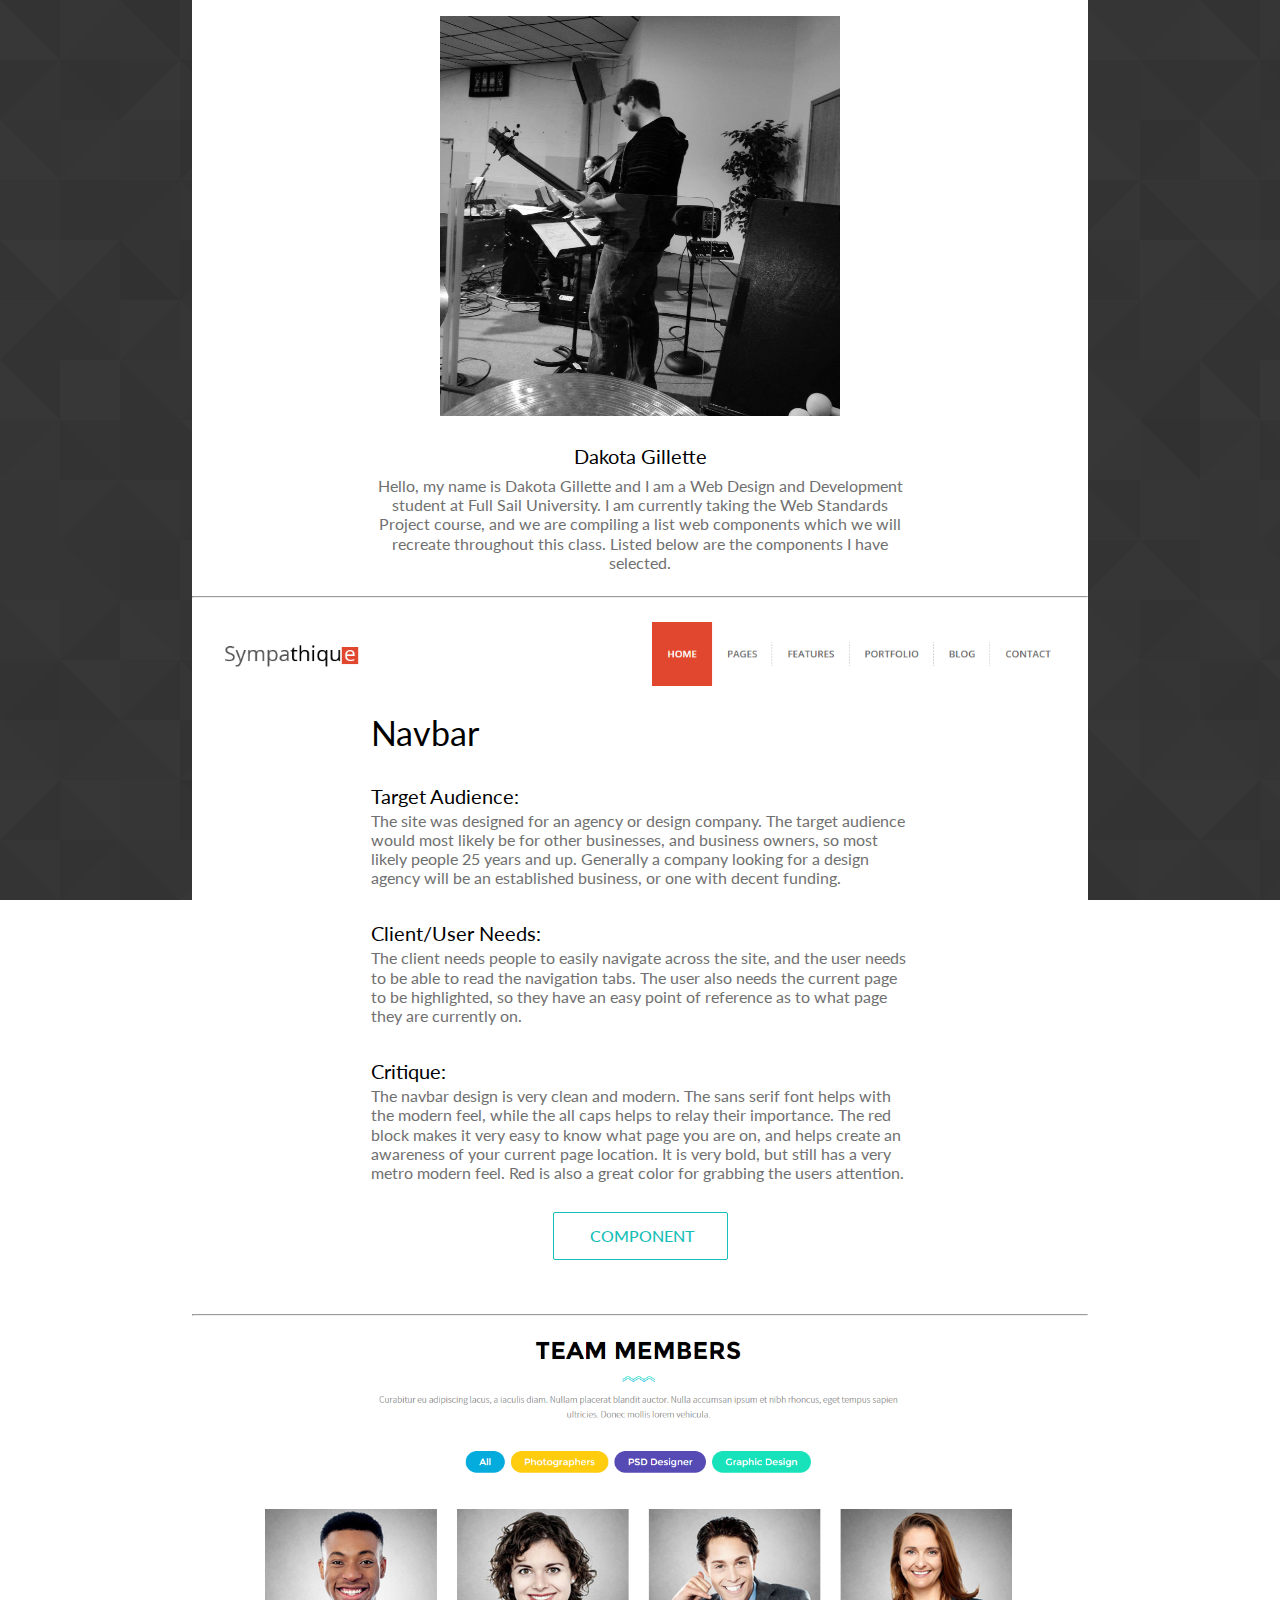
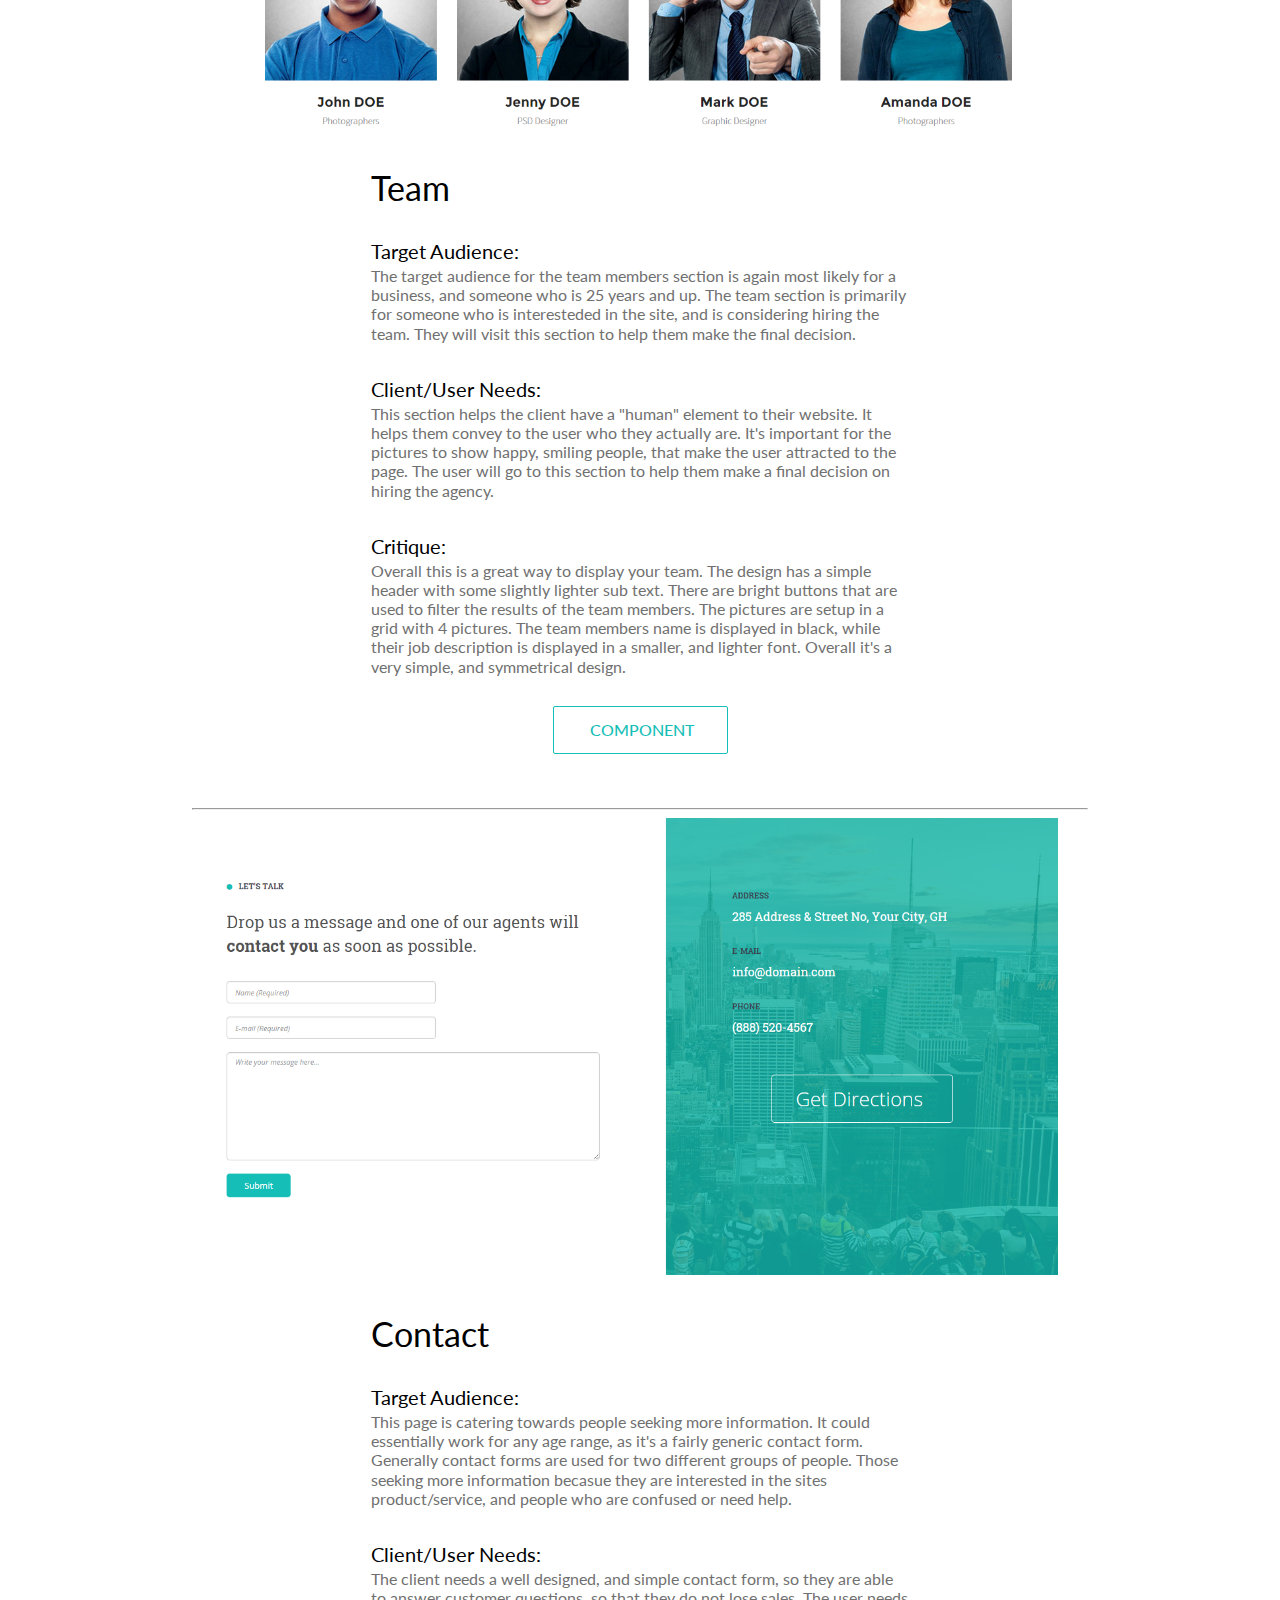
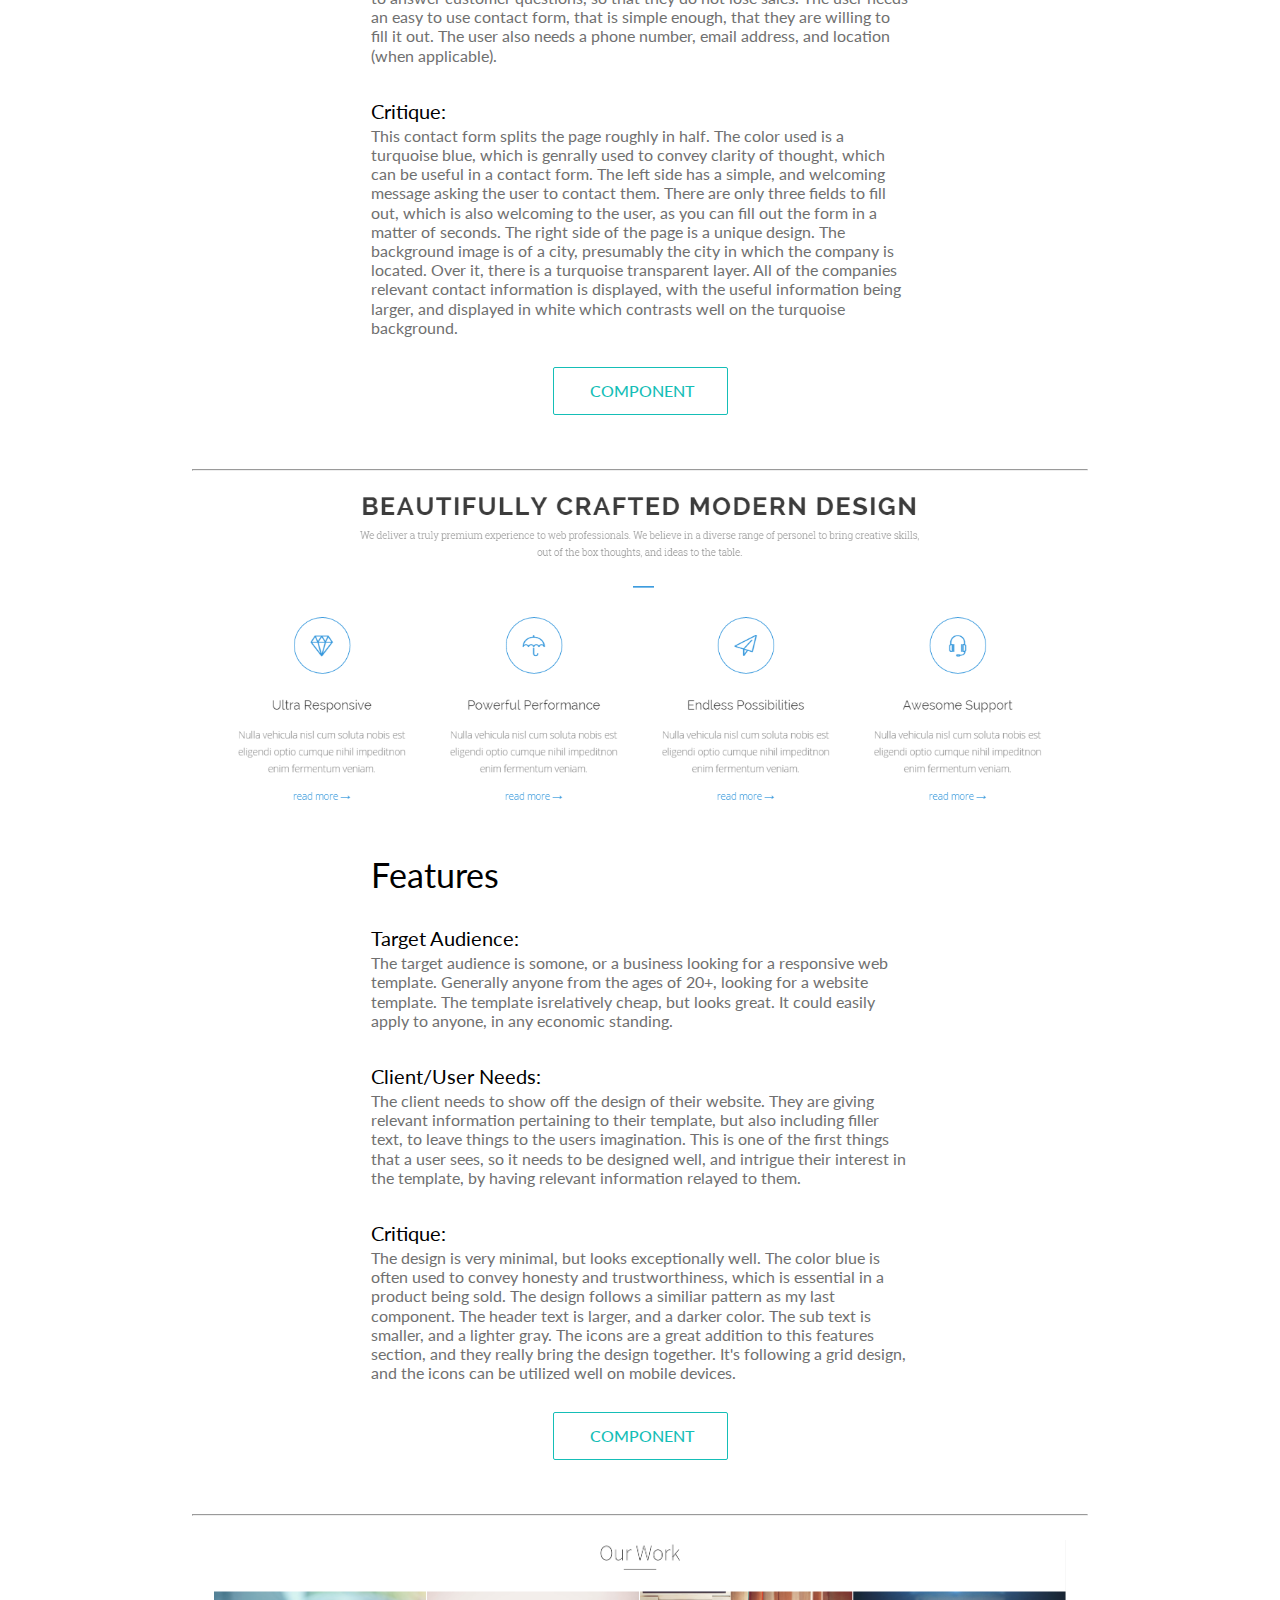
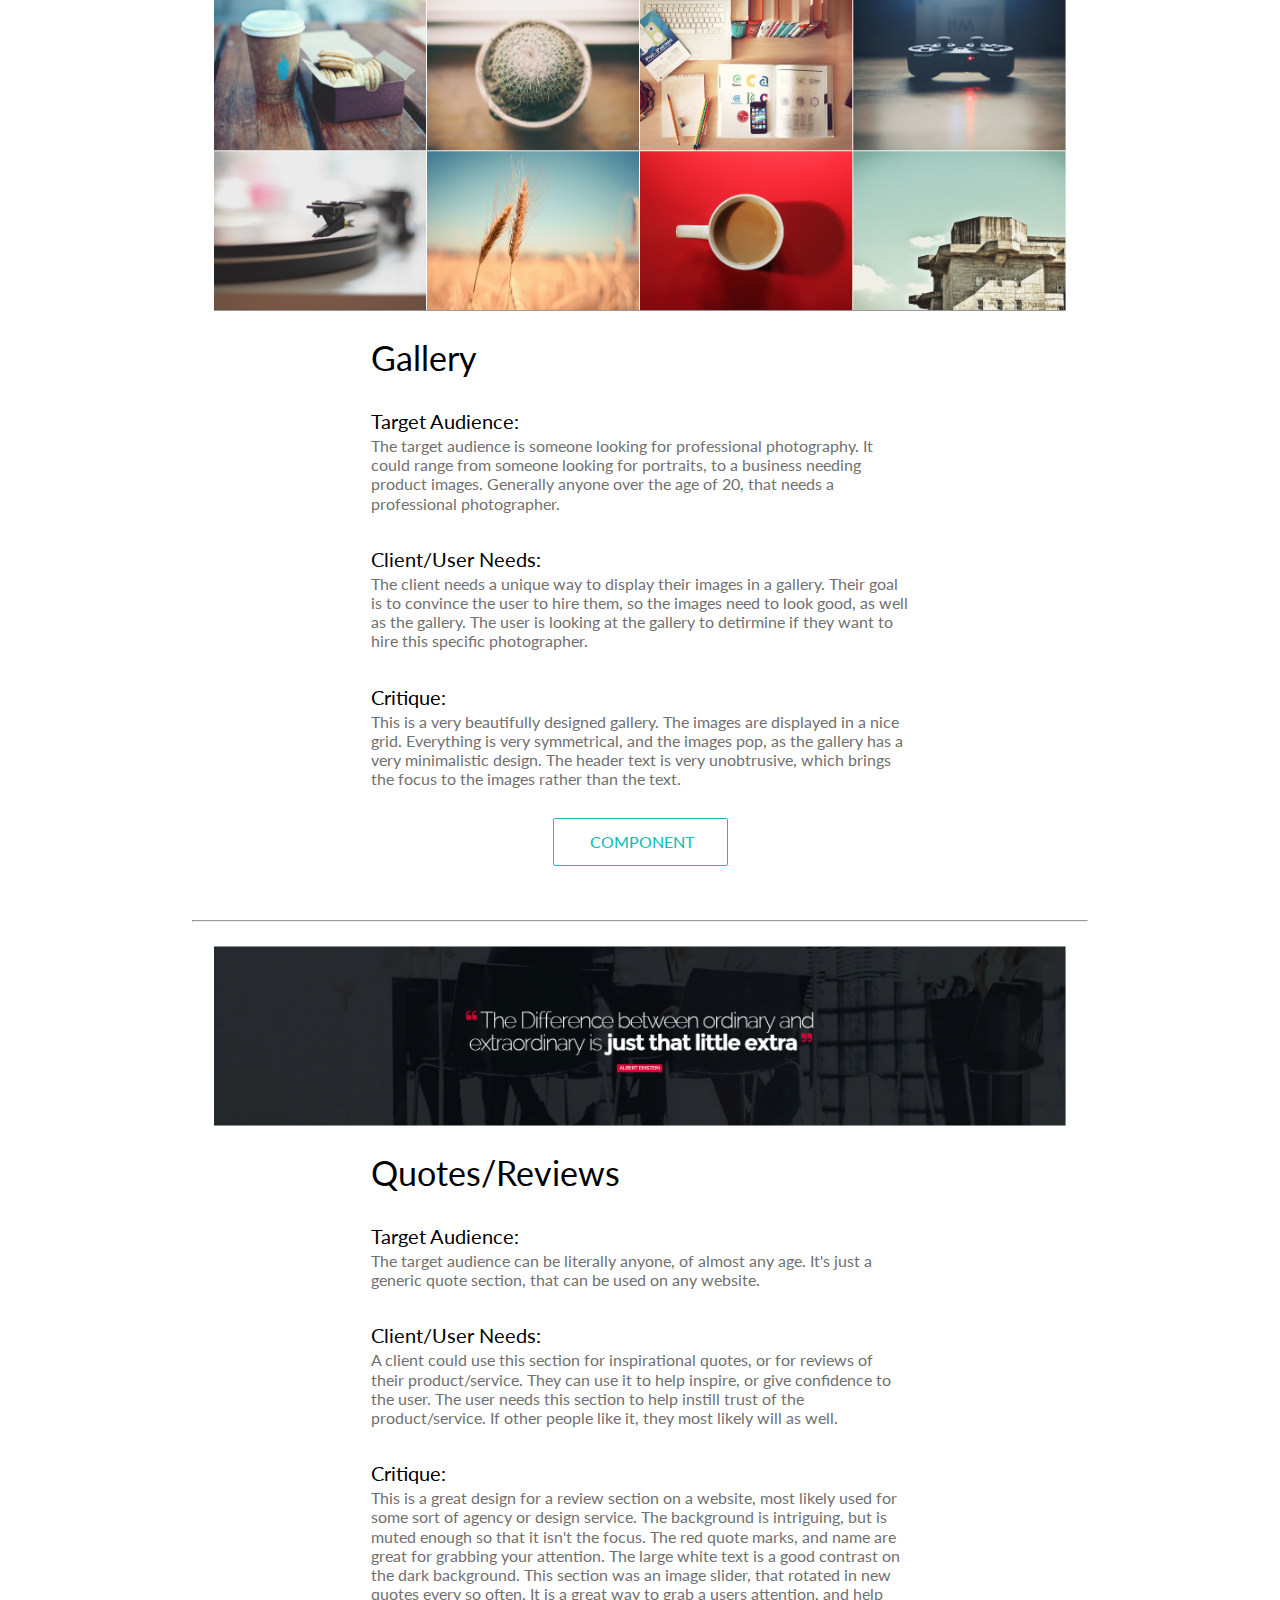
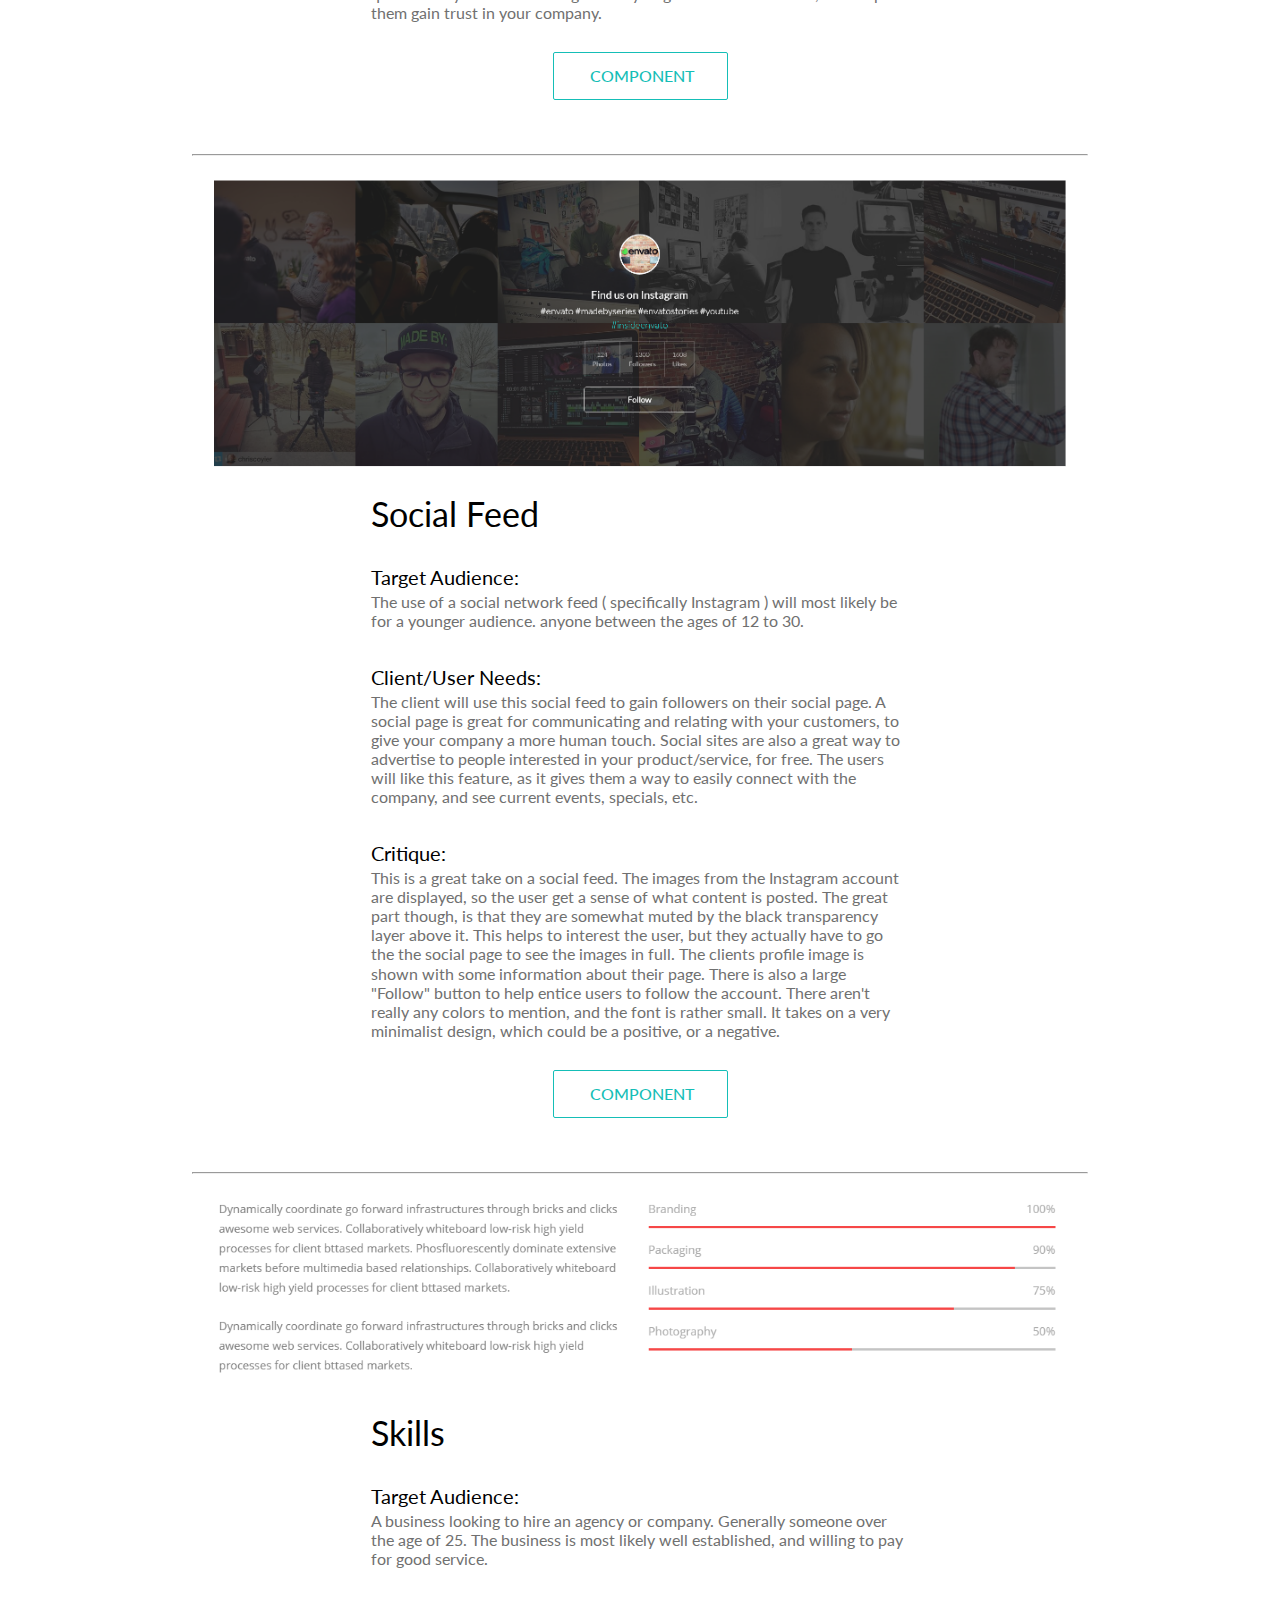
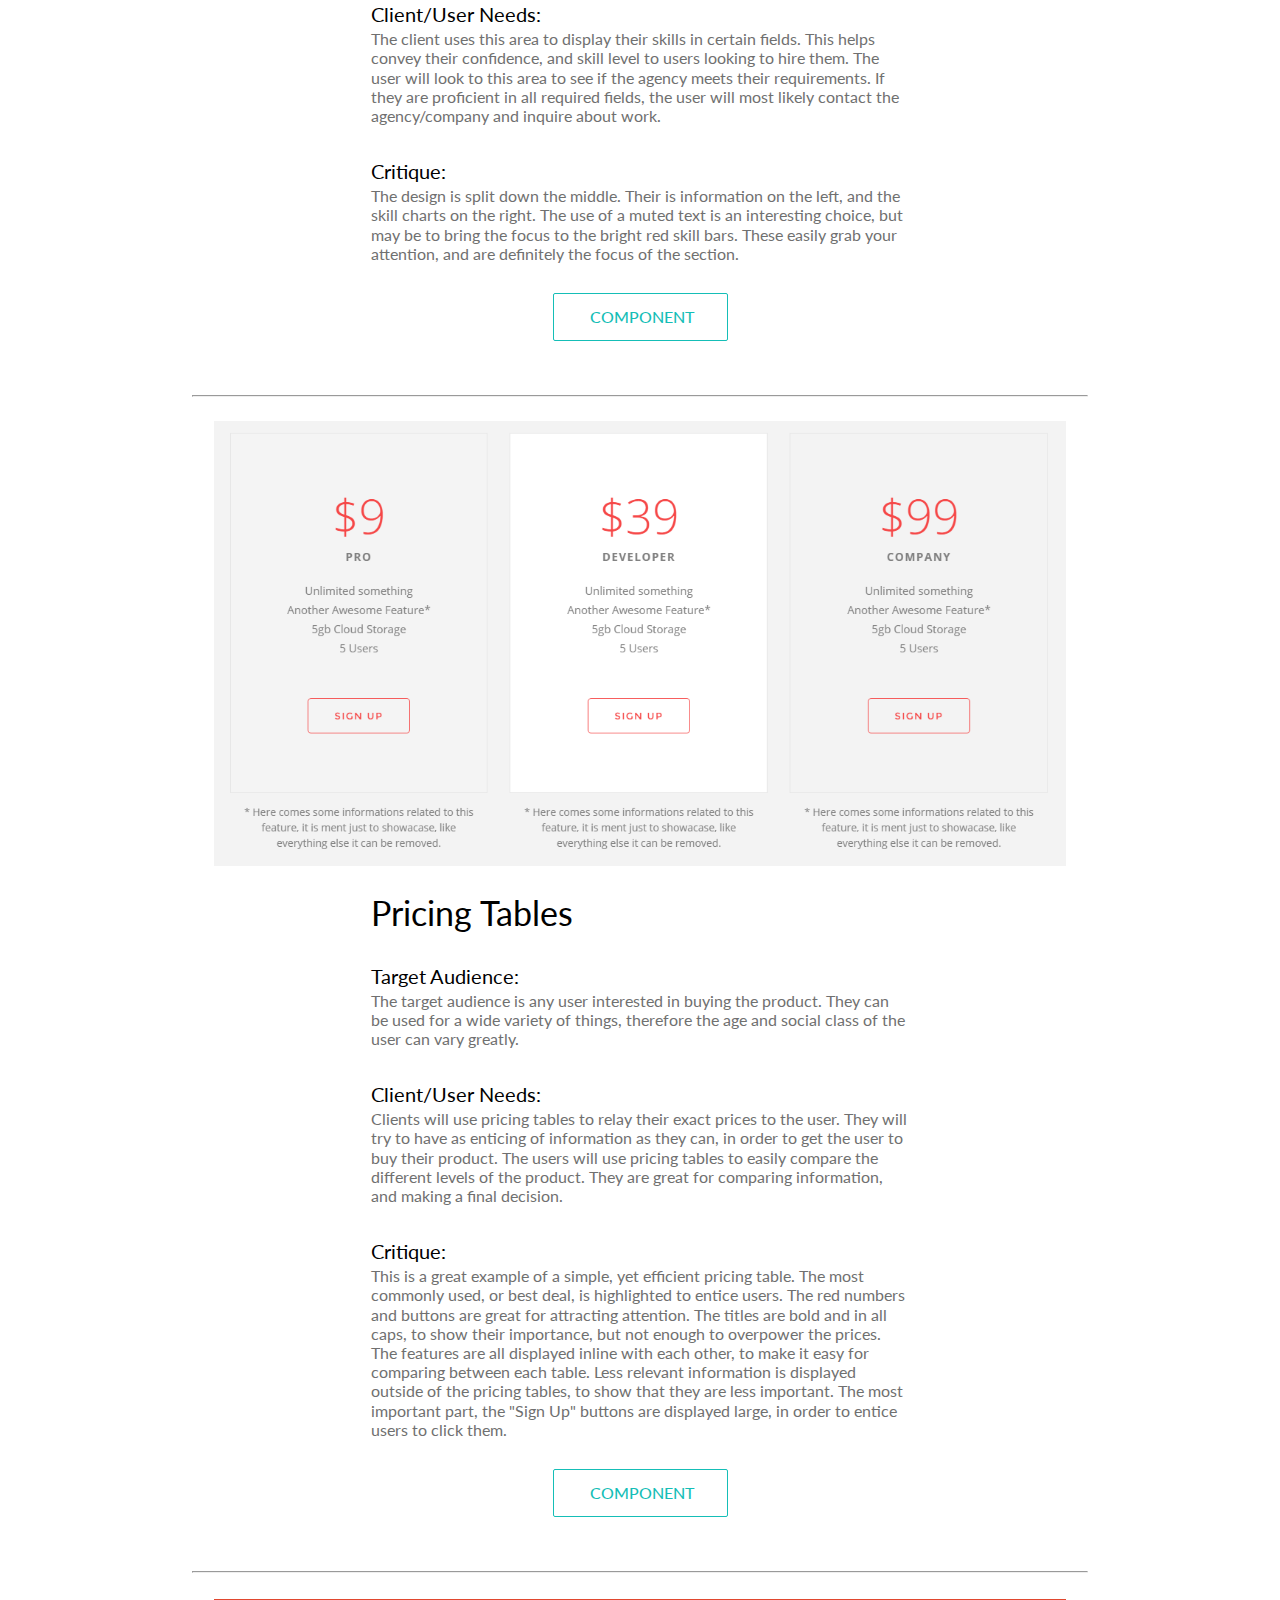
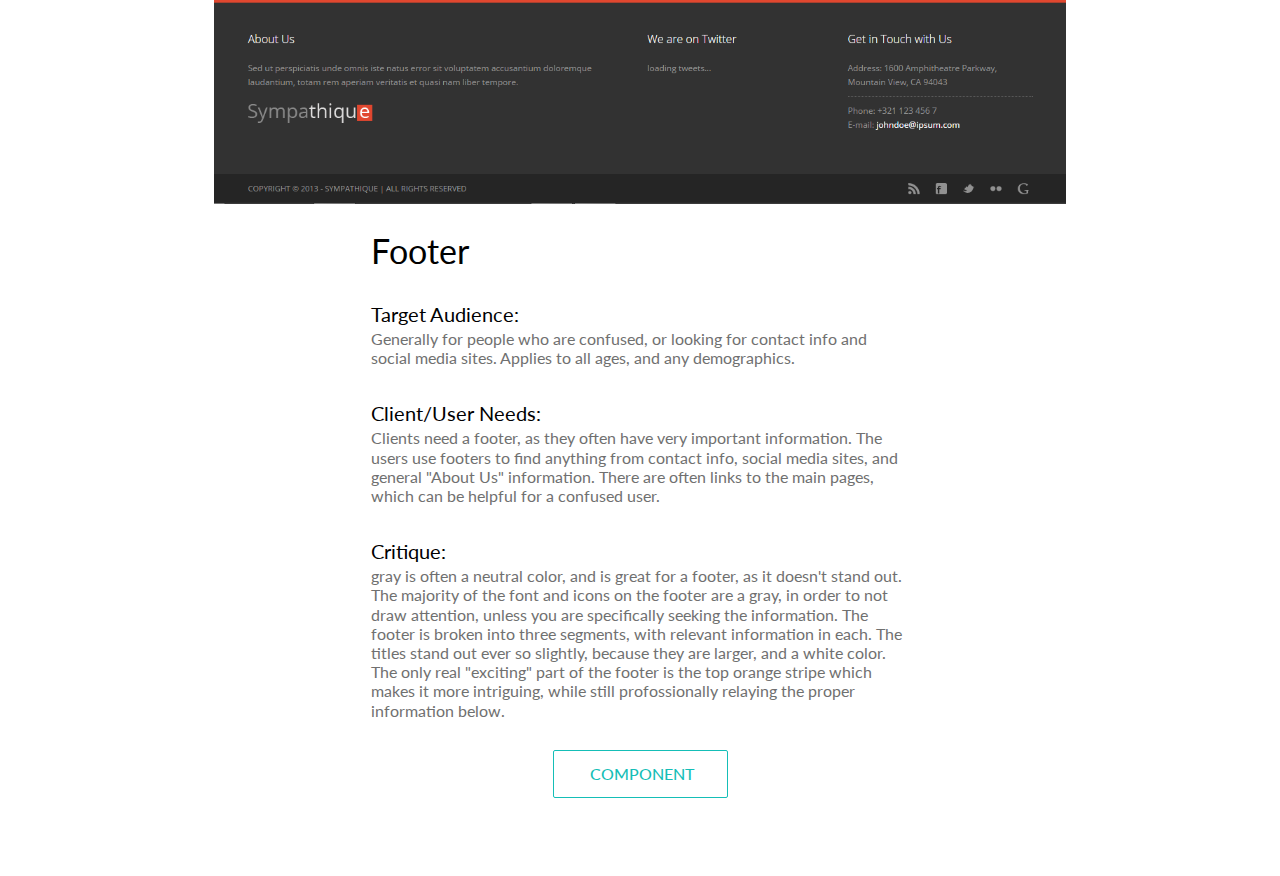
<file: index.html>
<!DOCTYPE html>
<html>
<head>
	<title>WSP: Dakota Gillette</title>
    
    <link href='http://fonts.googleapis.com/css?family=Lato' rel='stylesheet' type='text/css'>
	<link rel="stylesheet" type="text/css" href="css/reset.css" />
	<link rel="stylesheet" type="text/css" href="css/main.css" />
    
</head>
<body>

<!--main container-->
<div id="main">

<br>
<img  src="images/me.jpg" alt="Me" align="center" width="400" height="400">
<div class="text">
<div class="about">
	<h1> Dakota Gillette </h1>
	<p>Hello, my name is Dakota Gillette and I am a Web Design and Development student at Full Sail University. I am currently taking the Web Standards Project course, and we are compiling a list web components which we will recreate throughout this class. Listed below are the components I have selected.</p>
   </div>
</div>
<br>
<hr>
<br>


<!--header-->
<img  src="images/header.PNG" alt="header" align="center" width="95%" height="auto">
<div class="text">
	<h2>Navbar</h2>
    <br>
	<h3>Target Audience:</h3>
	<p>The site was designed for an agency or design company. The target audience would most likely be for other businesses, and business owners, so most likely people 25 years and up. Generally a company looking for a design agency will be an established business, or one with decent funding.</p>
<br>

	<h3>Client/User Needs:</h3>
	<p>The client needs people to easily navigate across the site, and the user needs to be able to read the navigation tabs. The user also needs the current page to be highlighted, so they have an easy point of reference as to what page they are currently on.</p>
<br>

	<h3>Critique:</h3>
	<p>The navbar design is very clean and modern. The sans serif font helps with the modern feel, while the all caps helps to relay their importance. The red block makes it very easy to know what page you are on, and helps create an awareness of your current page location. It is very bold, but still has a very metro modern feel. Red is also a great color for grabbing the users attention.</p>
    <a href="components/1/header.html" target="_blank">component</a>
</div>
<br>
<hr>
<!--END header-->

<!--team-->
<img  src="images/team.PNG" alt="team" align="center" width="95%" height="auto">
<div class="text">
	<h2>Team</h2>
    <br>
    <h3>Target Audience:</h3>
    <p>The target audience for the team members section is again most likely for a business, and someone who is 25 years and up. The team section is primarily for someone who is interesteded in the site, and is considering hiring the team. They will visit this section to help them make the final decision.</p>
    <br>
    
    <h3>Client/User Needs:</h3>
    <p>This section helps the client have a "human" element to their website. It helps them convey to the user who they actually are. It's important for the pictures to show happy, smiling people, that make the user attracted to the page. The user will go to this section to help them make a final decision on hiring the agency.</p>
    <br>
    
    <h3>Critique:</h3>
    <p>Overall this is a great way to display your team. The design has a simple header with some slightly lighter sub text. There are bright buttons that are used to filter the results of the team members. The pictures are setup in a grid with 4 pictures. The team members name is displayed in black, while their job description is displayed in a smaller, and lighter font. Overall it's a very simple, and symmetrical design.</p>
    <a href="components/2/team.html" target="_blank">component</a>
</div>
<br>
<hr>
<!--END team-->

<!--contact-->
<img  src="images/contact.PNG" alt="contact" align="center" width="95%" height="auto">
<div class="text">
	<h2>Contact</h2>
    <br>
    <h3>Target Audience:</h3>
    <p>This page is catering towards people seeking more information. It could essentially work for any age range, as it's a fairly generic contact form. Generally contact forms are used for two different groups of people. Those seeking more information becasue they are interested in the sites product/service, and people who are confused or need help.</p>
    <br>
    
    <h3>Client/User Needs:</h3>
    <p>The client needs a well designed, and simple contact form, so they are able to answer customer questions, so that they do not lose sales. The user needs an easy to use contact form, that is simple enough, that they are willing to fill it out. The user also needs a phone number, email address, and location (when applicable).</p>
    <br>
    
    <h3>Critique:</h3>
    <p>This contact form splits the page roughly in half. The color used is a turquoise blue, which is genrally used to convey clarity of thought, which can be useful in a contact form. The left side has a simple, and welcoming message asking the user to contact them. There are only three fields to fill out, which is also welcoming to the user, as you can fill out the form in a matter of seconds. The right side of the page is a unique design. The background image is of a city, presumably the city in which the company is located. Over it, there is a turquoise transparent layer. All of the companies relevant contact information is displayed, with the useful information being larger, and displayed in white which contrasts well on the turquoise background.</p>
     <a href="components/3/contact.html" target="_blank">component</a>
</div>    
<br>
<hr>
<!--END contact-->

<!--features-->
<img  src="images/features.PNG" alt="features" align="center" width="95%" height="auto">
<div class="text">
	<h2>Features</h2>
    <br>
    <h3>Target Audience:</h3>
    <p>The target audience is somone, or a business looking for a responsive web template. Generally anyone from the ages of 20+, looking for a website template. The template isrelatively cheap, but looks great. It could easily apply to anyone, in any economic standing. </p>
    <br>
    
    <h3>Client/User Needs:</h3>
    <p>The client needs to show off the design of their website. They are giving relevant information pertaining to their template, but also including filler text, to leave things to the users imagination. This is one of the first things that a user sees, so it needs to be designed well, and intrigue their interest in the template, by having relevant information relayed to them.</p>
    <br>
    
    <h3>Critique:</h3>
    <p>The design is very minimal, but looks exceptionally well. The color blue is often used to convey honesty and trustworthiness, which is essential in a product being sold. The design follows a similiar pattern as my last component. The header text is larger, and a darker color. The sub text is smaller, and a lighter gray. The icons are a great addition to this features section, and they really bring the design together. It's following a grid design, and the icons can be utilized well on mobile devices.</p>
    <a href="components/4/features.html" target="_blank">component</a>
</div>
<br>
<hr>
<!--END features-->

<!--our work-->
<br>
<img  src="images/work.PNG" alt="our work" align="center" width="95%" height="auto">
<div class="text">
	<h2>Gallery</h2>
    <br>
    <h3>Target Audience:</h3>
    <p>The target audience is someone looking for professional photography. It could range from someone looking for portraits, to a business needing product images. Generally anyone over the age of 20, that needs a professional photographer. </p>
    <br>
    
    <h3>Client/User Needs:</h3>
    <p>The client needs a unique way to display their images in a gallery. Their goal is to convince the user to hire them, so the images need to look good, as well as the gallery. The user is looking at the gallery to detirmine if they want to hire this specific photographer. </p>
    <br>
    
    <h3>Critique:</h3>
    <p>This is a very beautifully designed gallery. The images are displayed in a nice grid. Everything is very symmetrical, and the images pop, as the gallery has a very minimalistic design. The header text is very unobtrusive, which brings the focus to the images rather than the text.</p>
    <a href="components/5/gallery.html" target="_blank">component</a>
</div>
<br>
<hr>
<!--END our work-->

<!--reviews-->
<br>
<img  src="images/review.PNG" alt="reviews" align="center" width="95%" height="auto">
<div class="text">
	<h2>Quotes/Reviews</h2>
    <br>
    <h3>Target Audience:</h3>
    <p>The target audience can be literally anyone, of almost any age. It's just a generic quote section, that can be used on any website.</p>
    <br>
    
    <h3>Client/User Needs:</h3>
    <p>A client could use this section for inspirational quotes, or for reviews of their product/service. They can use it to help inspire, or give confidence to the user. The user needs this section to help instill trust of the product/service. If other people like it, they most likely will as well.</p>
    <br>
    
    <h3>Critique:</h3>
    <p>This is a great design for a review section on a website, most likely used for some sort of agency or design service. The background is intriguing, but is muted enough so that it isn't the focus. The red quote marks, and name are great for grabbing your attention. The large white text is a good contrast on the dark background. This section was an image slider, that rotated in new quotes every so often. It is a great way to grab a users attention, and help them gain trust in your company.</p>
    <a href="components/6/reviews.html" target="_blank">component</a>
</div>
<br>
<hr>
<!--END reviews-->

<!--social-->
<br>
<img  src="images/social.PNG" alt="social" align="center" width="95%" height="auto">
<div class="text">
	<h2>Social Feed</h2>
    <br>
    <h3>Target Audience:</h3>
    <p>The use of a social network feed ( specifically Instagram ) will most likely be for a younger audience. anyone between the ages of 12 to 30.</p>
    <br>
    
    <h3>Client/User Needs:</h3>
    <p>The client will use this social feed to gain followers on their social page. A social page is great for communicating and relating with your customers, to give your company a more human touch. Social sites are also a great way to advertise to people interested in your product/service, for free. The users will like this feature, as it gives them a way to easily connect with the company, and see current events, specials, etc.</p>
    <br>
    
    <h3>Critique:</h3>
    <p>This is a great take on a social feed. The images from the Instagram account are displayed, so the user get a sense of what content is posted. The great part though, is that they are somewhat muted by the black transparency layer above it. This helps to interest the user, but they actually have to go the the social page to see the images in full. The clients profile image is shown with some information about their page. There is also a large "Follow" button to help entice users to follow the account. There aren't really any colors to mention, and the font is rather small. It takes on a very minimalist design, which could be a positive, or a negative.</p>
    <a href="components/7/social.html" target="_blank">component</a>
</div>
<br>
<hr>
<!--END social-->

<!--skills-->
<br>
<img  src="images/skills.PNG" alt="skills" align="center" width="95%" height="auto">
<div class="text">
	<h2>Skills</h2>
    <br>
    <h3>Target Audience:</h3>
    <p>A business looking to hire an agency or company. Generally someone over the age of 25. The business is most likely well established, and willing to pay for good service.</p>
    <br>
    
    <h3>Client/User Needs:</h3>
    <p>The client uses this area to display their skills in certain fields. This helps convey their confidence, and skill level to users looking to hire them. The user will look to this area to see if the agency meets their requirements. If they are proficient in all required fields, the user will most likely contact the agency/company and inquire about work.</p>
    <br>
    
    <h3>Critique:</h3>
    <p>The design is split down the middle. Their is information on the left, and the skill charts on the right. The use of a muted text is an interesting choice, but may be to bring the focus to the bright red skill bars. These easily grab your attention, and are definitely the focus of the section. </p>
    <a href="components/8/skills.html" target="_blank">component</a>
</div>
<br>
<hr>
<!--END skills-->

<!--pricing tables-->
<br>
<img  src="images/price.PNG" alt="tables" align="center" width="95%" height="auto">
<div class="text">
	<h2>Pricing Tables</h2>
    <br>
    <h3>Target Audience:</h3>
    <p>The target audience is any user interested in buying the product. They can be used for a wide variety of things, therefore the age and social class of the user can vary greatly.</p>
    <br>
    
    <h3>Client/User Needs:</h3>
    <p>Clients will use pricing tables to relay their exact prices to the user. They will try to have as enticing of information as they can, in order to get the user to buy their product. The users will use pricing tables to easily compare the different levels of the product. They are great for comparing information, and making a final decision.</p>
    <br>
    
    <h3>Critique:</h3>
    <p>This is a great example of a simple, yet efficient pricing table. The most commonly used, or best deal, is highlighted to entice users. The red numbers and buttons are great for attracting attention. The titles are bold and in all caps, to show their importance, but not enough to overpower the prices. The features are all displayed inline with each other, to make it easy for comparing between each table. Less relevant information is displayed outside of the pricing tables, to show that they are less important. The most important part, the "Sign Up" buttons are displayed large, in order to entice users to click them.</p>
    <a href="components/9/pricing.html" target="_blank">component</a>
</div>
<br>
<hr>
<!--END pricing tables-->

<!--footer-->
<br>
<img  src="images/footer.PNG" alt="footer" align="center" width="95%" height="auto">
<div class="text">
	<h2>Footer</h2>
    <br>
    <h3>Target Audience:</h3>
    <p>Generally for people who are confused, or looking for contact info and social media sites. Applies to all ages, and any demographics.</p>
    <br>
    
    <h3>Client/User Needs:</h3>
    <p>Clients need a footer, as they often have very important information. The users use footers to find anything from contact info, social media sites, and general "About Us" information. There are often links to the main pages, which can be helpful for a confused user.</p>
    <br>
    
    <h3>Critique:</h3>
    <p>gray is often a neutral color, and is great for a footer, as it doesn't stand out. The majority of the font and icons on the footer are a gray, in order to not draw attention, unless you are specifically seeking the information. The footer is broken into three segments, with relevant information in each. The titles stand out ever so slightly, because they are larger, and a white color. The only real "exciting" part of the footer is the top orange stripe which makes it more intriguing, while still profossionally relaying the proper information below.</p>
    <a href="components/10/footer.html" target="_blank">component</a>
</div>
<br>
<br>
<br>
<!--END footer-->








<!--end main container-->
</div>



</body>
</html>
</file>
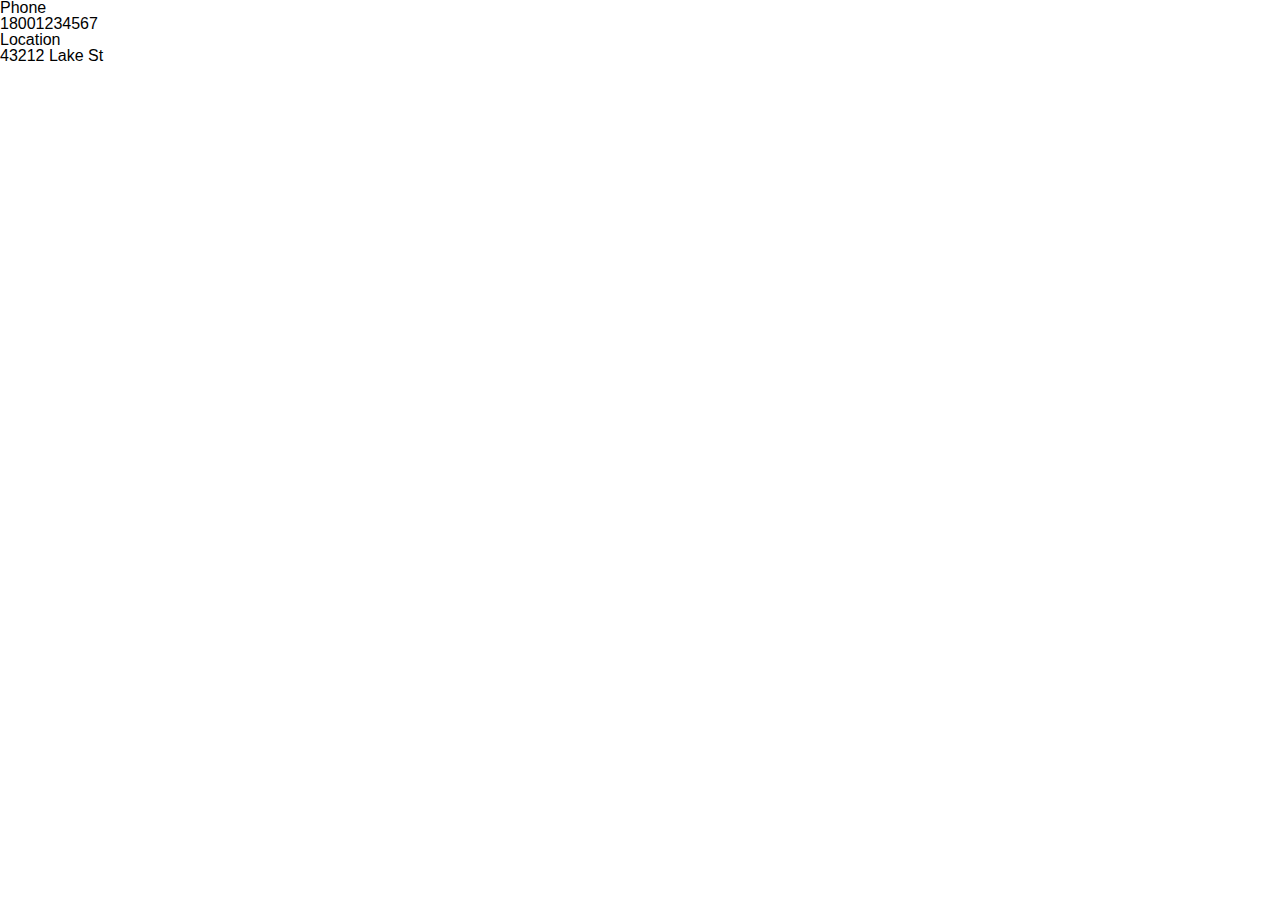
<file: components/1/header - Copy.html>
<!DOCTYPE html>
<html>
<head>
	<title>WSP Header: Dakota Gillette</title>
	<link rel="stylesheet" type="text/css" href="../../css/reset.css" />
	<link rel="stylesheet" type="text/css" href="component.css" />
</head>
<body>

	<!-- Component -->

	<dl>
    	<dt>Phone</dt>
        <dd>18001234567</dd>
        
        <dt>Location</dt>
        <dd>43212 Lake St</dd>
        
     </dl>
	

	<!-- End Component -->
	
</body>
</html>
</file>
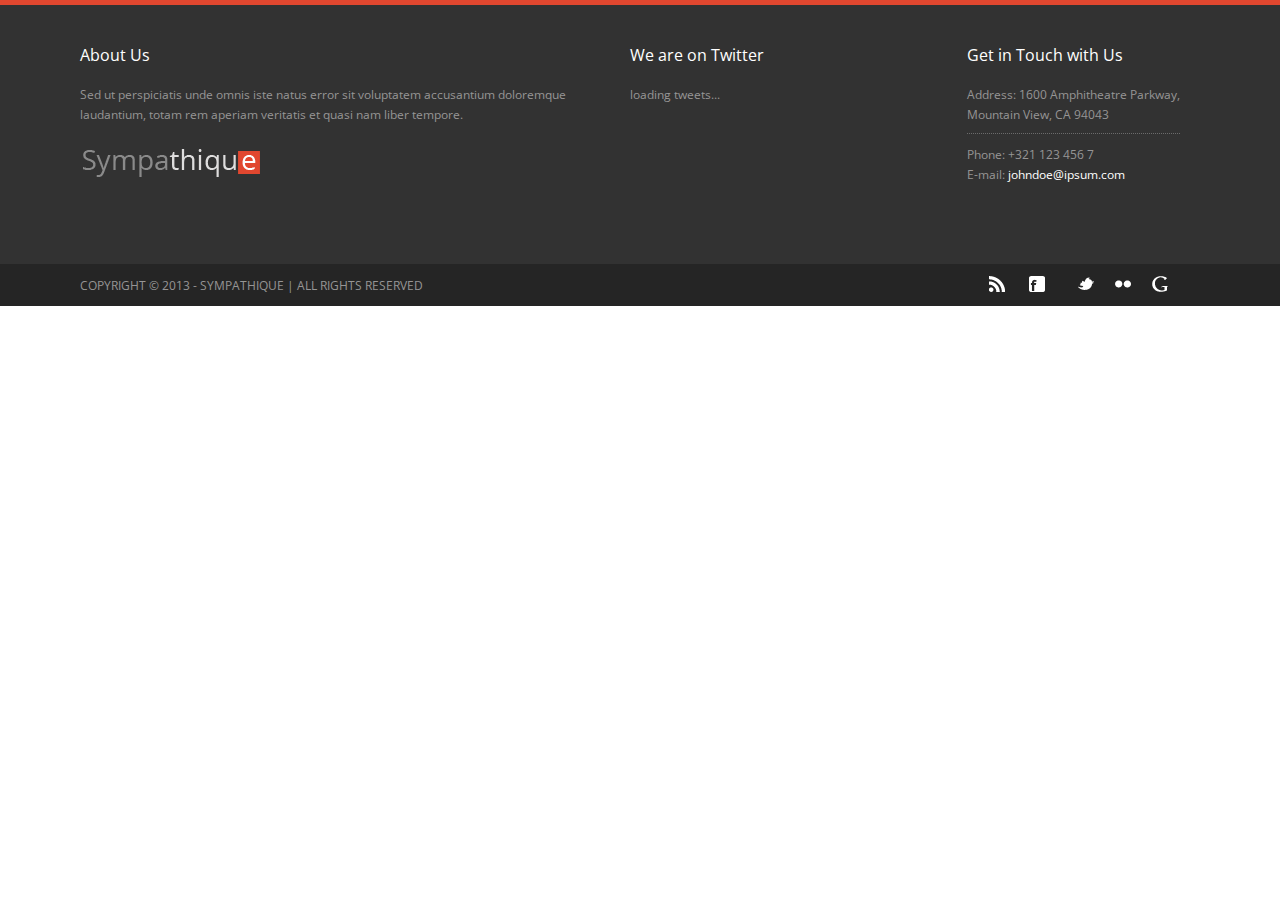
<file: components/10/footer.html>
<!DOCTYPE html>
<html>
<head>
	<title>WSP Footer: Dakota Gillette</title>
	<link rel="stylesheet" type="text/css" href="../../css/reset.css" />
	<link rel="stylesheet" type="text/css" href="component.css" />
    <link href='http://fonts.googleapis.com/css?family=Open+Sans' rel='stylesheet' type='text/css'>
</head>
<body>

	<!-- Component -->
<footer>
	<div class="footer-center">
        <article>
            <h3>About Us</h3>
            <p>Sed ut perspiciatis unde omnis iste natus error sit voluptatem accusantium doloremque laudantium, totam rem aperiam veritatis et quasi nam liber tempore.</p>
            <img src="logo.PNG" alt="logo">
        </article>
    
        <article>
        	<aside>
            <h3>We are on Twitter</h3>
            <p>loading tweets...</p>
            </aside>       
         	<aside>                   
            <h3>Get in Touch with Us</h3>
            <p><span>Address: 1600 Amphitheatre Parkway,</span><br> Mountain View, CA 94043</p><br>
            <p>Phone: +321 123 456 7</p>
            <p>E-mail: <a href="mailto:">johndoe@ipsum.com</a></p>
        	</aside>   
        </article>
         </div>	
                    <section>
                     <div class="footer-center">
                     <article>
                        <p>COPYRIGHT &copy; 2013 - SYMPATHIQUE | ALL RIGHTS RESERVED</p>
    				</article>
                    <article>
                        <ul>
                            <li id="rss"><h5>RSS</h5></li>
                            <li id="fb"><h5>Facebook</h5></li>
                            <li id="twitter"><h5>Twitter</h5></li>
                            <li id="flickr"><h5>Flickr</h5></li>
                            <li id="google"><h5>Google</h5></li>
                        </ul>
                    </article>    	
      </div>
       </section>			
</footer>
	

	<!-- End Component -->
	
</body>
</html>
</file>
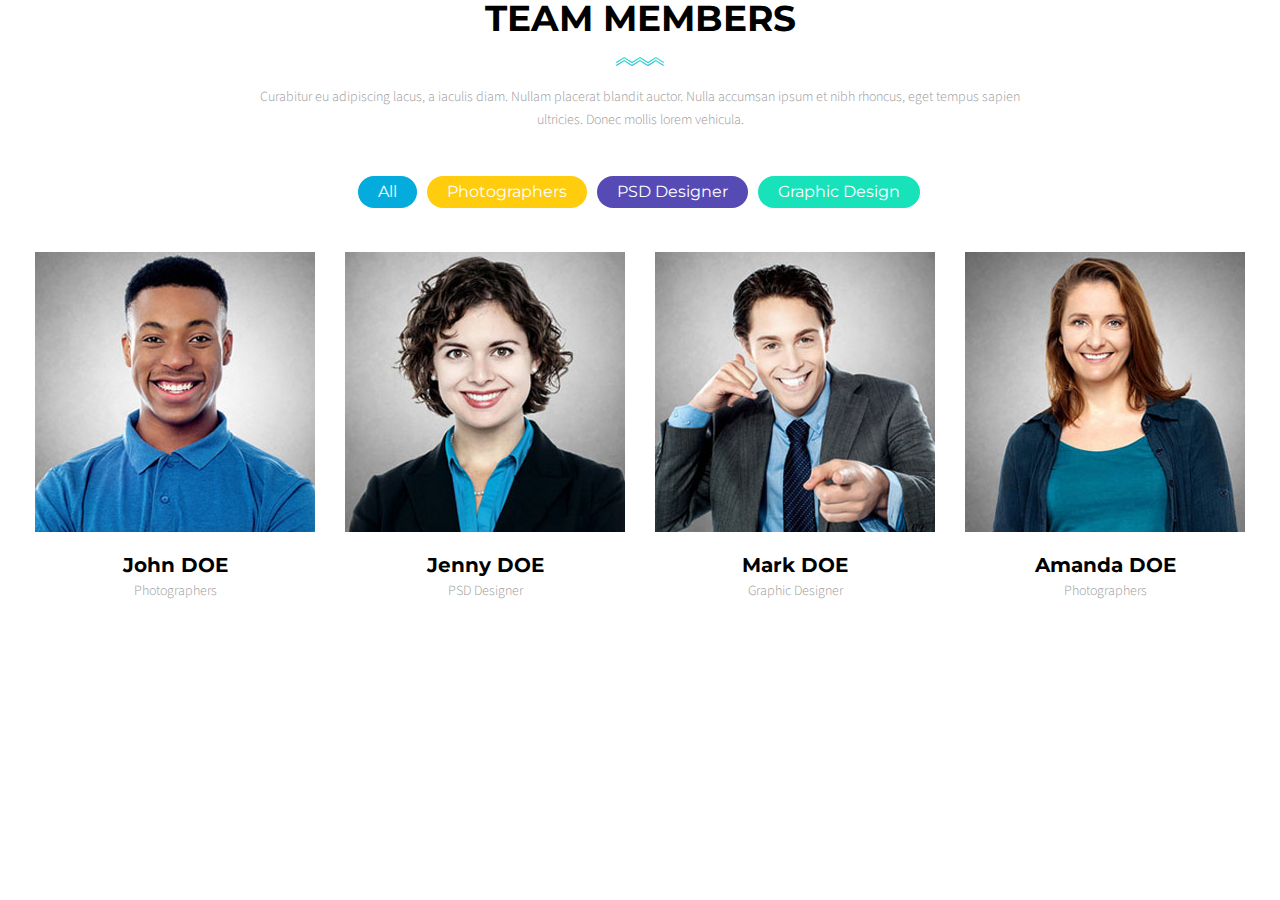
<file: components/2/team.html>
<!DOCTYPE html>
<html>
<head>
	<title>WSP Team: Dakota Gillette</title>
	<link rel="stylesheet" type="text/css" href="../../css/reset.css" />
	<link rel="stylesheet" type="text/css" href="component.css" />
    <link href='http://fonts.googleapis.com/css?family=Montserrat' rel='stylesheet' type='text/css'>
    <link href='http://fonts.googleapis.com/css?family=Source+Sans+Pro' rel='stylesheet' type='text/css'>
</head>
<body>

	<!-- Component -->
<section>
	 <h1>Team Members</h1>
                <p>Curabitur eu adipiscing lacus, a iaculis diam. Nullam placerat blandit auctor. Nulla accumsan ipsum et nibh rhoncus, eget tempus sapien <br> ultricies. Donec mollis lorem vehicula.</p>
                <ul>
                    <li class="all"><a href="#">All</a></li>
                    <li class="photographers"><a href="#">Photographers</a></li>
                    <li class="psd"><a href="#">PSD Designer</a></li>
                    <li class="graphic"><a href="#">Graphic Design</a></li>
                </ul>
                
                <!--team members-->
                		<article>
                            <img src="team1.jpg" alt="John DOE">
                            <h3><a href="#">John DOE</a></h3>
                            <p>Photographers</p>
                        </article>    

						<article>
                            <img src="team2.jpg" alt="Jenny DOE">
                            <h3><a href="#">Jenny DOE</a></h3>
                            <p>PSD Designer</p>
                        </article>    
						
						<article>
                            <img src="team3.jpg" alt="Mark DOE">
                            <h3><a href="#">Mark DOE</a></h3>
                            <p>Graphic Designer</p>
                        </article>    

						<article>
                            <img src="team4.jpg" alt="Amanda DOE">
                            <h3><a href="#">Amanda DOE</a></h3>
                            <p>Photographers</p>
                         </article> 
</section>               
	<!-- End Component -->
	
</body>
</html>
</file>
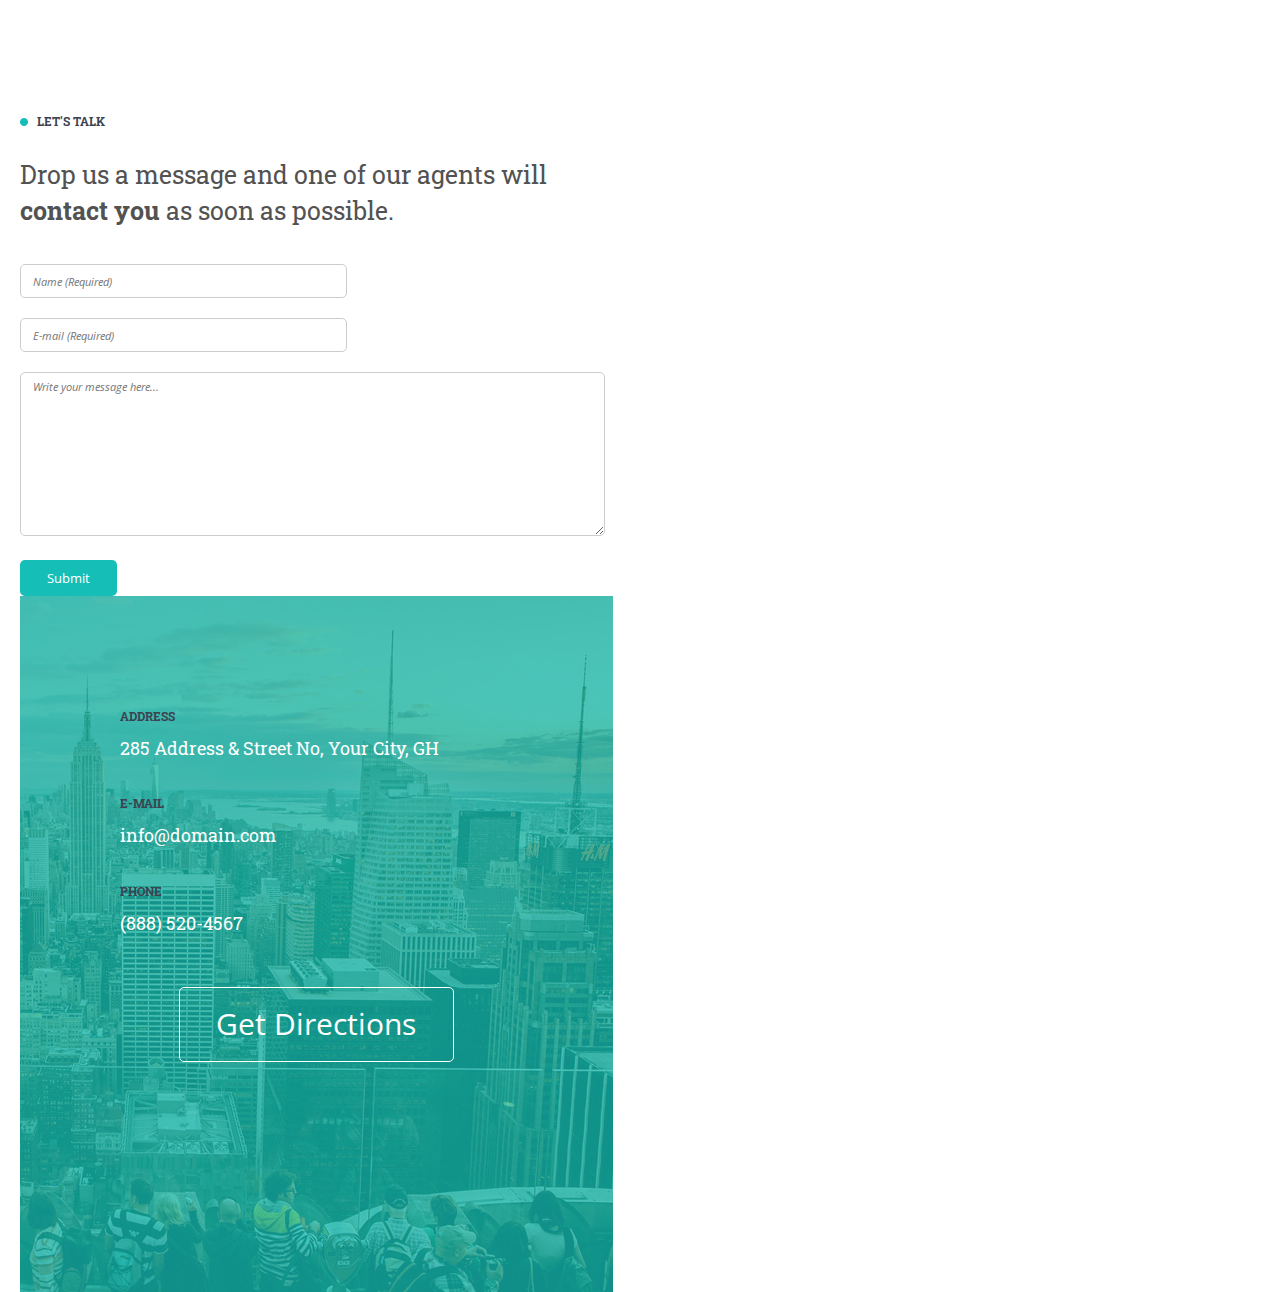
<file: components/3/contact.html>
<!DOCTYPE html>
<html>
<head>
	<title>WSP Contact: Dakota Gillette</title>
	<link rel="stylesheet" type="text/css" href="../../css/reset.css" />
	<link rel="stylesheet" type="text/css" href="component.css" />
    <link href='http://fonts.googleapis.com/css?family=Roboto+Slab' rel='stylesheet' type='text/css'>
    <link href='http://fonts.googleapis.com/css?family=Open+Sans:300' rel='stylesheet' type='text/css'>
</head>
<body>

	<!-- Component -->
    
	<section>
		<h3>LET'S TALK</h3>
		<h2>Drop us a message and one of our agents will<br><span>contact you</span> as soon as possible.</h2>
        <form method="post" action="" name="contactform">
            <input type="text" id="name" placeholder="Name (Required)">
            <input type="email" id="email" placeholder="E-mail (Required)">
            <textarea id="message" rows="10" placeholder="Write your message here..."></textarea>
            <button>Submit</button>
        </form>
	</section> 
     
     <section>               
		<strong>ADDRESS</strong>
		<p>285 Address & Street No, Your City, GH</p>
		<strong>E-MAIL</strong><br>
		<p>info@domain.com</p>
		<strong>PHONE</strong>
		<p>(888) 520-4567</p>
		<a href="">Get Directions</a>
     </section>
	<!-- End Component -->
	
</body>
</html>
</file>
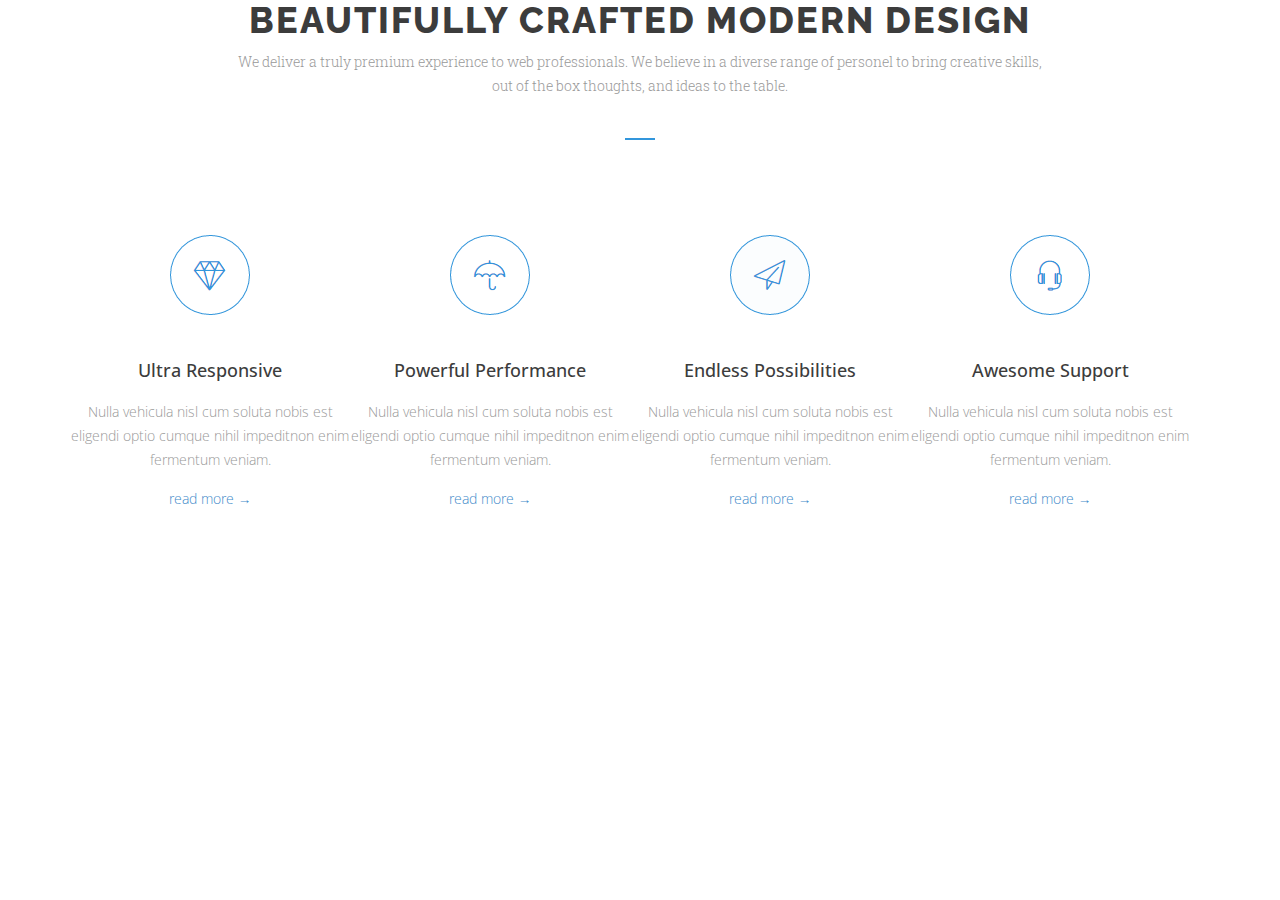
<file: components/4/features.html>
<!DOCTYPE html>
<html>
<head>
	<title>WSP Features: Dakota Gillette</title>
	<link rel="stylesheet" type="text/css" href="../../css/reset.css" />
	<link rel="stylesheet" type="text/css" href="component.css" />
    <link href='http://fonts.googleapis.com/css?family=Raleway:800' rel='stylesheet' type='text/css'>
    <link href='http://fonts.googleapis.com/css?family=Roboto+Slab:300' rel='stylesheet' type='text/css'>
    <link href='http://fonts.googleapis.com/css?family=Open+Sans:400' rel='stylesheet' type='text/css'>
    
</head>
<body>

	<!-- Component -->
<section>
	<h2>beautifully crafted modern design</h2>
    <p>We deliver a truly premium experience to web professionals. We believe in a diverse range of personel to bring creative skills,<br> out of the box thoughts, and ideas to the table.</p>
        <article id="icon1">
            <h3>Ultra Responsive</h3>
            <p>Nulla vehicula nisl cum soluta nobis est eligendi optio cumque nihil impeditnon enim fermentum veniam.</p>
            <p><a href="#">read more &rarr;</a></p>
        </article>  
        <article id="icon2">     
            <h3>Powerful Performance</h3>
            <p>Nulla vehicula nisl cum soluta nobis est eligendi optio cumque nihil impeditnon enim fermentum veniam.</p>
            <p><a href="#">read more &rarr;</a></p>
        </article>
        <article id="icon3">    
            <h3>Endless Possibilities</h3>
            <p>Nulla vehicula nisl cum soluta nobis est eligendi optio cumque nihil impeditnon enim fermentum veniam.</p>
            <p><a href="#">read more &rarr;</a></p>
        </article>
        <article id="icon4"> 
            <h3>Awesome Support</h3>
            <p>Nulla vehicula nisl cum soluta nobis est eligendi optio cumque nihil impeditnon enim fermentum veniam.</p>
            <p><a href="#">read more &rarr;</a></p>
     </div>   
</section>
	<!-- End Component -->
	
</body>
</html>
</file>
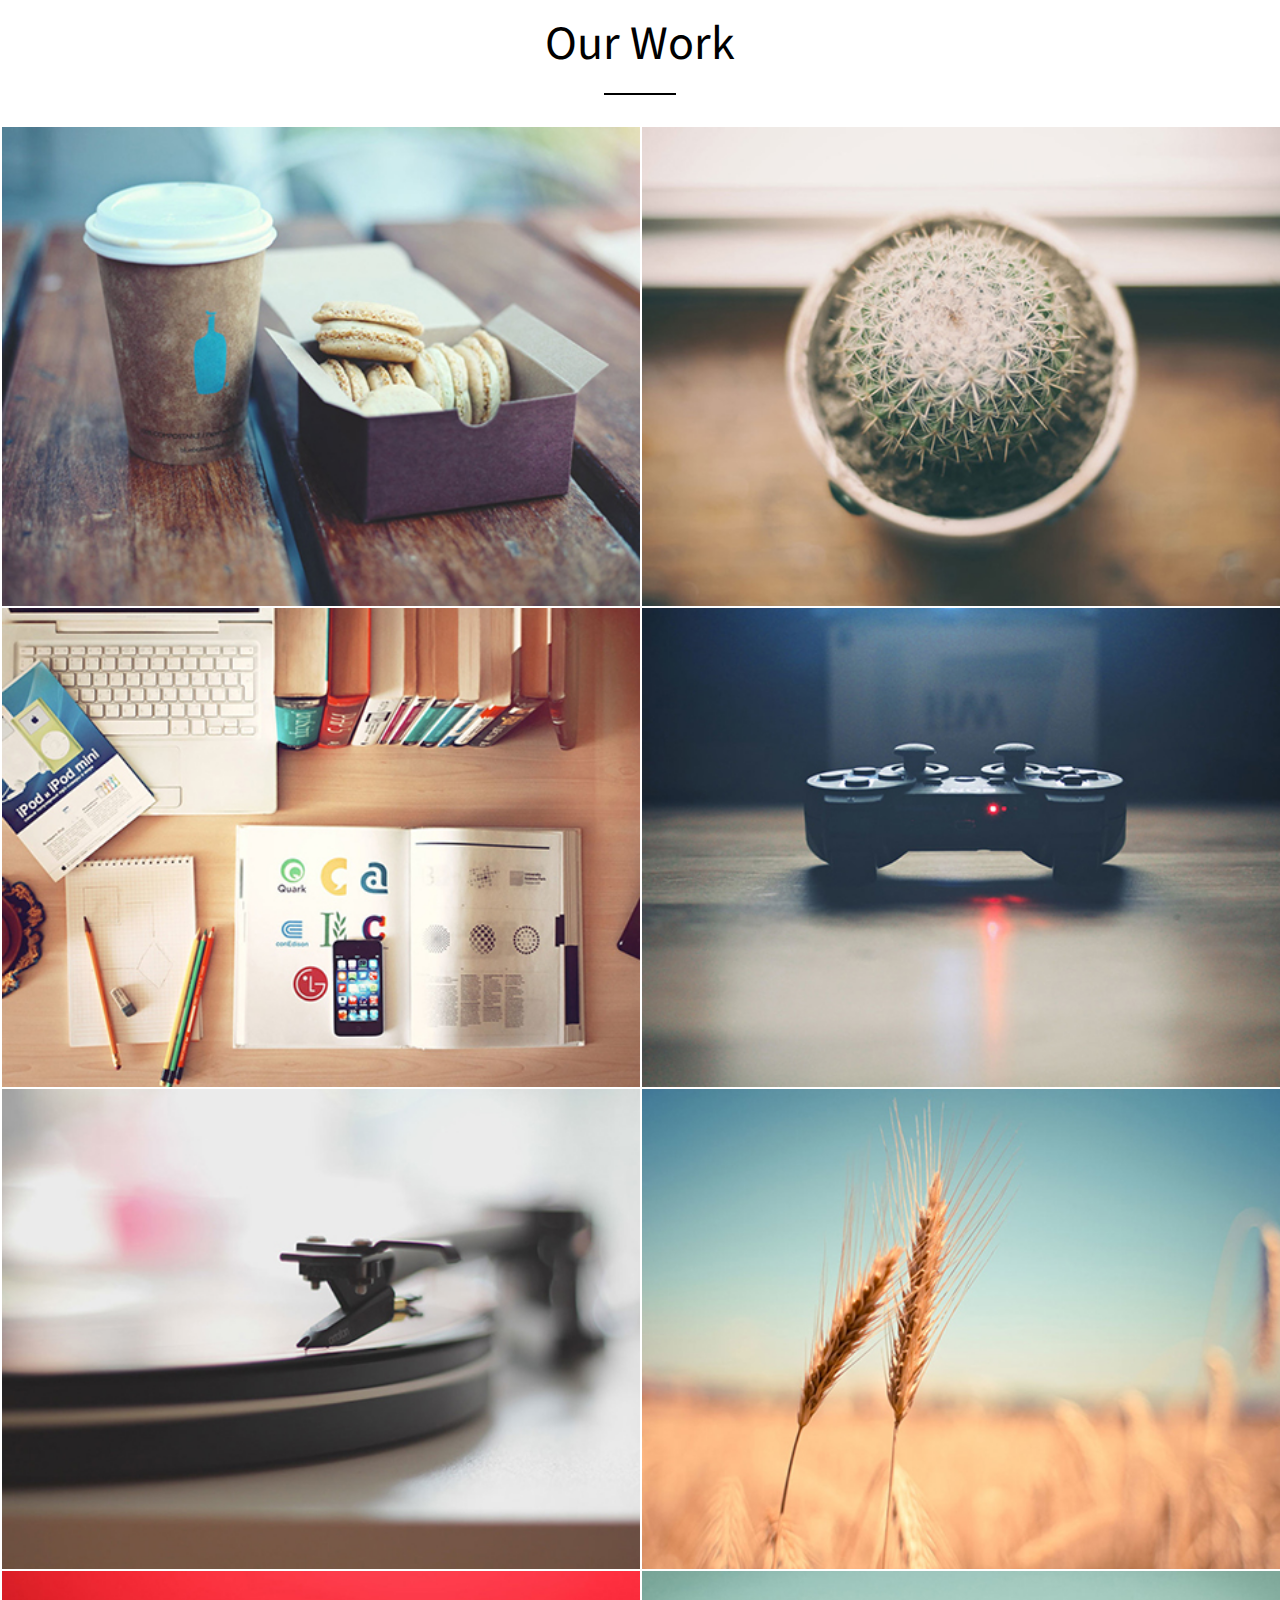
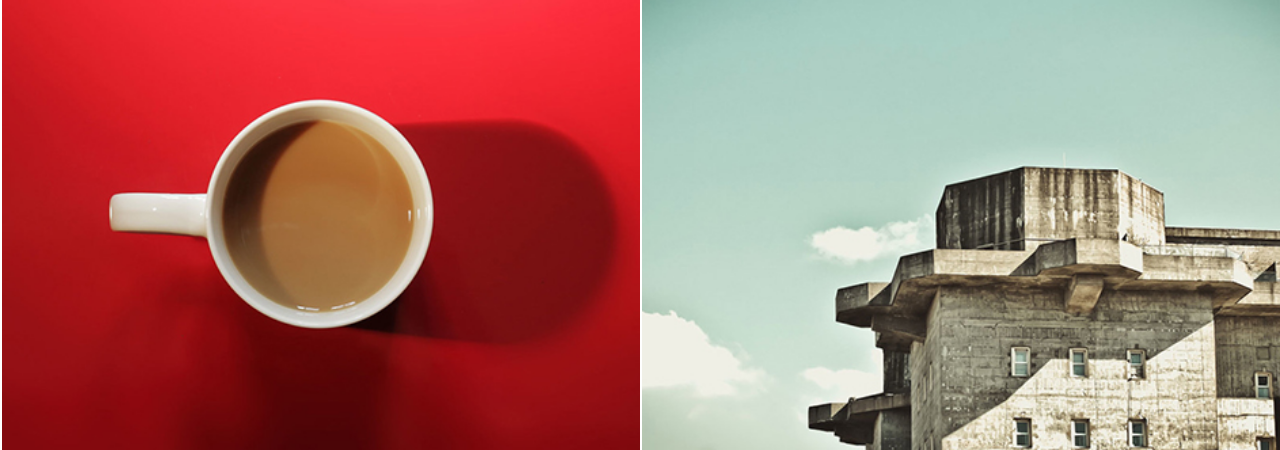
<file: components/5/gallery.html>
<!DOCTYPE html>
<html>
<head>
	<title>WSP Gallery: Dakota Gillette</title>
	<link rel="stylesheet" type="text/css" href="../../css/reset.css" />
	<link rel="stylesheet" type="text/css" href="component.css" />
    <link href='http://fonts.googleapis.com/css?family=Source+Sans+Pro:200' rel='stylesheet' type='text/css'>
</head>
<body>

	<!-- Component -->
<section>
	<h1>Our Work</h1>
    <img src="image1.jpg" alt="image1">
    <img src="image2.jpg" alt="image2">
    <img src="image3.jpg" alt="image3">
    <img src="image4.jpg" alt="image4">
    
    <img src="image5.jpg" alt="image5">
    <img src="image6.jpg" alt="image6">
    <img src="image7.jpg" alt="image7">
    <img src="image8.jpg" alt="image8">                                                  
</section>
	<!-- End Component -->
	
</body>
</html>
</file>
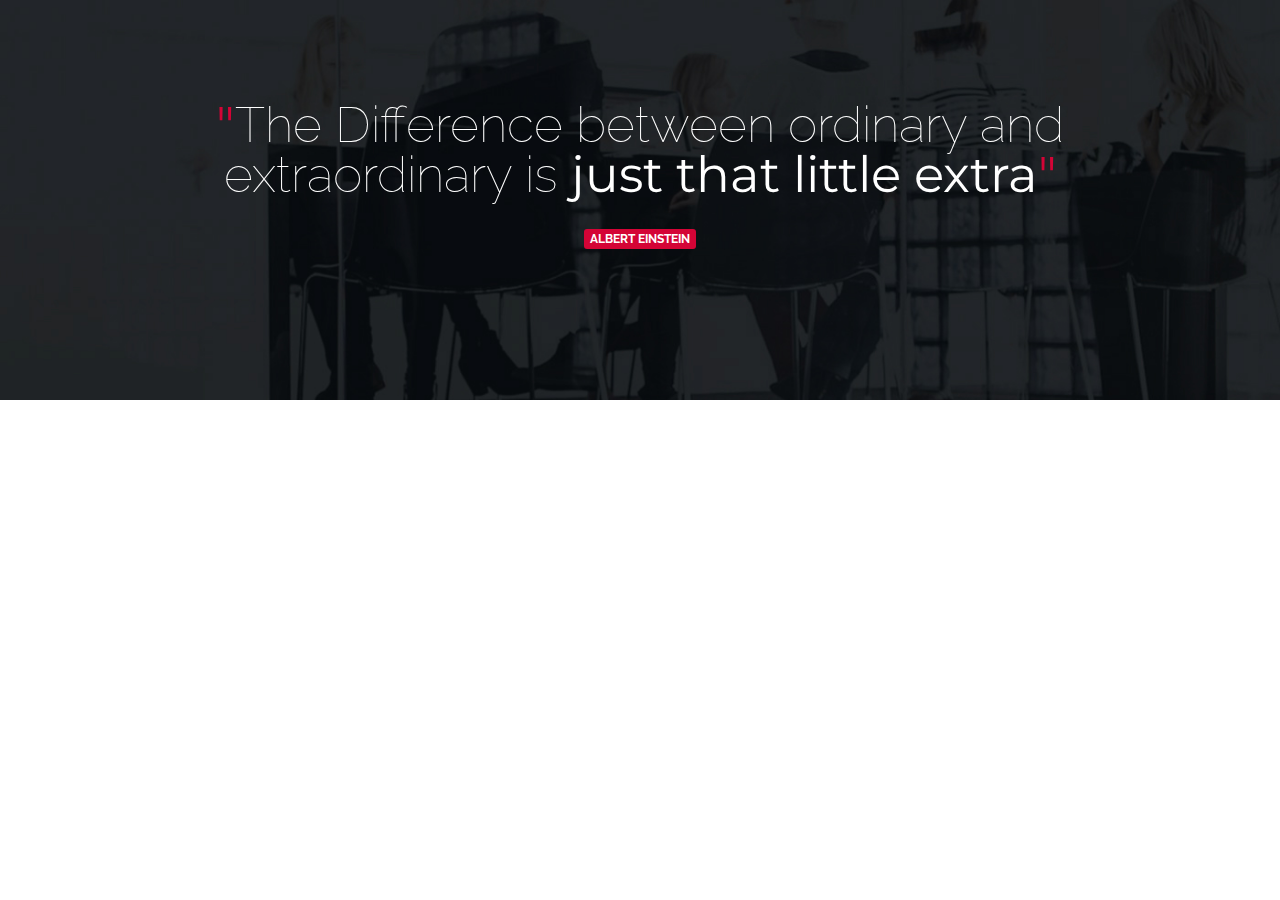
<file: components/6/reviews.html>
<!DOCTYPE html>
<html>
<head>
	<title>WSP Reviews: Dakota Gillette</title>
	<link rel="stylesheet" type="text/css" href="../../css/reset.css" />
	<link rel="stylesheet" type="text/css" href="component.css" />
    <link href='http://fonts.googleapis.com/css?family=Raleway:100' rel='stylesheet' type='text/css'>
    <link href='http://fonts.googleapis.com/css?family=Montserrat:700' rel='stylesheet' type='text/css'>
</head>
<body>

	<!-- Component -->
	<section>
    	<div id="overlay">
             <h2><strong>"</strong><small>The Difference between ordinary and<br> extraordinary is </small>just that little extra<strong>"</strong></h2>
             <p>albert einstein</p> 
         </div>                 
    </section>
	

	<!-- End Component -->
	
</body>
</html>
</file>
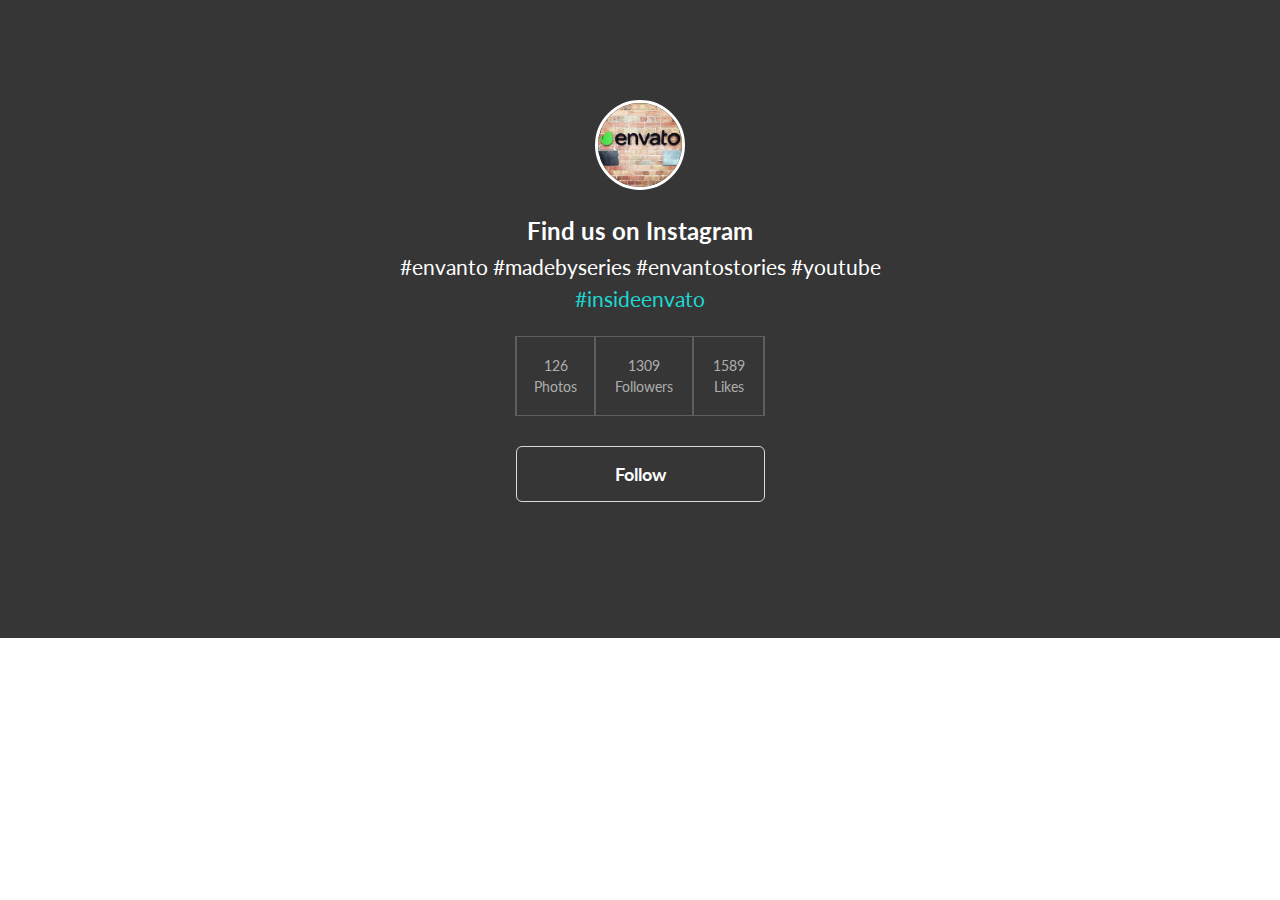
<file: components/7/social.html>
<!DOCTYPE html>
<html>
<head>
	<title>WSP Social: Dakota Gillette</title>
	<link rel="stylesheet" type="text/css" href="../../css/reset.css" />
	<link rel="stylesheet" type="text/css" href="component.css" />
    <link href='http://fonts.googleapis.com/css?family=Lato:300' rel='stylesheet' type='text/css'>
</head>
<body>

	<!-- Component -->
	<section>
					
				<img src="instagram_logo.jpg" alt="Instagram Profile Photo">
							<h2>Find us on Instagram</h2>
							<p>#envanto #madebyseries #envantostories #youtube</p>
                            <p>#insideenvato</p>
							<ul>
								<li>
									<span>126</span>
									<strong>Photos</strong>
								</li>
								<li>
									<span>1309</span>
									<strong>Followers</strong>
								</li>
								<li>
									<span>1589</span>
									<strong>Likes</strong>
								</li>
							</ul>
							<a href="">Follow</a>
		</section>
	

	<!-- End Component -->
	
</body>
</html>
</file>
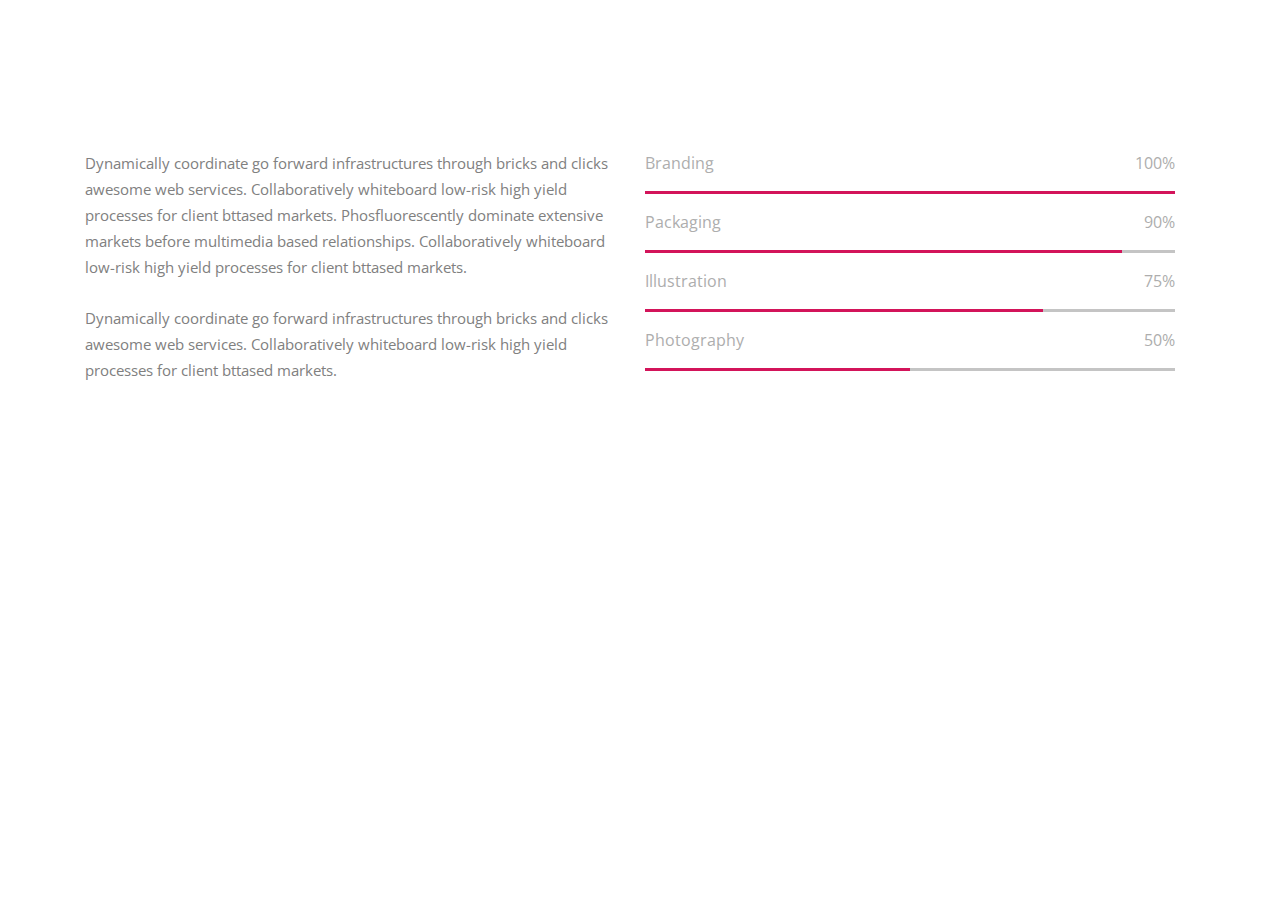
<file: components/8/skills.html>
<!DOCTYPE html>
<html>
<head>
	<title>WSP Skills: Dakota Gillette</title>
	<link rel="stylesheet" type="text/css" href="../../css/reset.css" />
	<link rel="stylesheet" type="text/css" href="component.css" />
    <link href='http://fonts.googleapis.com/css?family=Open+Sans' rel='stylesheet' type='text/css'>
</head>
<body>

	<!-- Component -->
    	<section>
        	<p>Dynamically coordinate go forward infrastructures through bricks and clicks awesome web services. Collaboratively whiteboard low-risk high yield processes for client bttased markets. Phosfluorescently dominate extensive markets before multimedia based relationships. Collaboratively whiteboard low-risk high yield processes for client bttased markets.</p>
            <p>Dynamically coordinate go forward infrastructures through bricks and clicks awesome web services. Collaboratively whiteboard low-risk high yield processes for client bttased markets.</p>
        </section>
        <section>
            <h4>Branding <span>100%</span></h4>
            <div class="progress-bar">
            <span id="line100"></span>
            </div>
            <h4>Packaging <span>90%</span></h4> 
             <div class="progress-bar">
             <span id="line90"></span>
            </div>
            <h4>Illustration <span>75%</span></h4>
             <div class="progress-bar">
             <span id="line75"></span>
            </div>
            <h4>Photography <span>50%</span></h4>
             <div class="progress-bar">
             <span id="line50"></span>
            </div>
        </section>
        	<!-- End Component -->
	
</body>
</html>
</file>
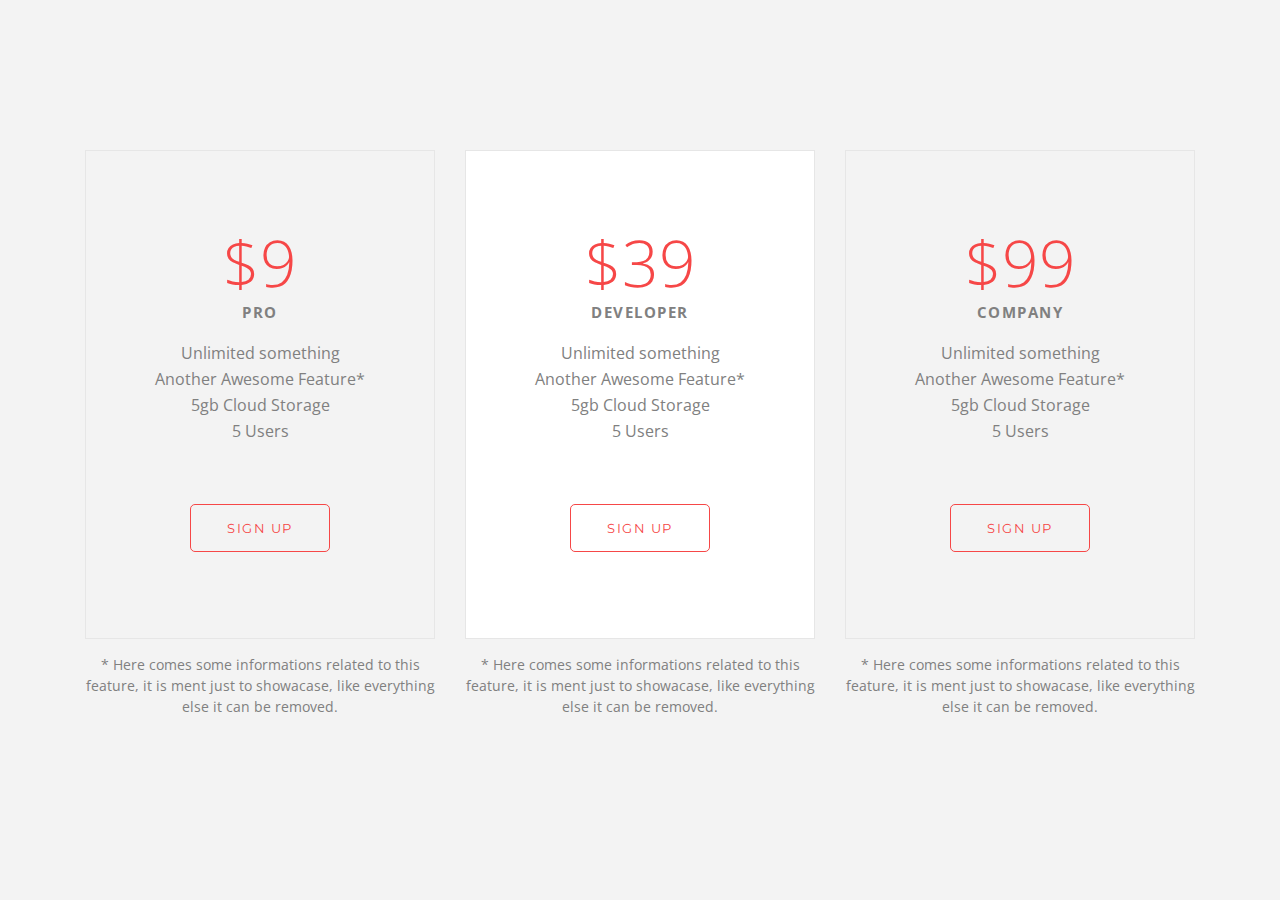
<file: components/9/pricing.html>
<!DOCTYPE html>
<html>
<head>
	<title>WSP Pricing: Dakota Gillette</title>
	<link rel="stylesheet" type="text/css" href="../../css/reset.css" />
	<link rel="stylesheet" type="text/css" href="component.css" />
    <link href='http://fonts.googleapis.com/css?family=Open+Sans:300' rel='stylesheet' type='text/css'>
    <link href='http://fonts.googleapis.com/css?family=Montserrat' rel='stylesheet' type='text/css'>
</head>
<body>

	<!-- Component -->
<section>
	<article>
    	<h1>$9</h1>
        <h2>pro</h2>
        <ul>
        	<li>Unlimited something</li>
            <li>Another Awesome Feature*</li>
            <li>5gb Cloud Storage</li>
            <li>5 Users</li>
        </ul>
        <a href="#">sign up</a>
    </article>
    
    <article>
    	<h1>$39</h1>
        <h2>developer</h2>
        <ul>
        	<li>Unlimited something</li>
            <li>Another Awesome Feature*</li>
            <li>5gb Cloud Storage</li>
            <li>5 Users</li>
        </ul>
        <a href="#">sign up</a>
    </article>
    
    <article>
    	<h1>$99</h1>
        <h2>company</h2>
        <ul>
        	<li>Unlimited something</li>
            <li>Another Awesome Feature*</li>
            <li>5gb Cloud Storage</li>
            <li>5 Users</li>
        </ul>
        <a href="#">sign up</a>
    </article>
    
    
    <p>* Here comes some informations related to this feature, it is ment just to showacase, like everything else it can be removed.</p>
    <p>* Here comes some informations related to this feature, it is ment just to showacase, like everything else it can be removed.</p>
    <p>* Here comes some informations related to this feature, it is ment just to showacase, like everything else it can be removed.</p>
</section>
	<!-- End Component -->
	
</body>
</html>
</file>
<file: css/main.css>
/* 
================================================================================
WSP COMPONENT LIBRARY STYLESHEET
================================================================================ */



body {
	 background-image:url(../images/bg1.png);
	 background-attachment:fixed;
	 font-family: 'Lato', sans-serif;
}


#main {
	height: auto;
	width: 70%;
	background-color: #FFF;	
	margin-left: auto;
	margin-right: auto;	
}

.text {
	width: 60%;
	margin-left: auto;
	margin-right: auto;	
}

img {
    display: block;
    margin: 0 auto;
}

.about {
	text-align:center;	
}


p {
color:	#707070;
line-height:1.2;
}


h1 {
	font-size:20px;
	margin-top:30px;
	margin-bottom:10px;
}


h2 {
	font-size:34px;
	margin-top:30px;
}

h3 {
	font-size:20px;
	margin-bottom:5px;
	margin-top:20px;
}

a {
	align-content:center;
	color: #15beb7;
	font-weight:500;
	text-transform:uppercase;
	background-color:transparent;
	border:1px solid #15beb7;
	display:block;
	border-radius:2px;
	width:175px;
	padding:15px 36px;
	margin: 30px auto;
}


a:hover {
	color:#ffffff;
	background-color:#15beb7;
    -o-transition: .4s;
    -ms-transition: .4s;
    -moz-transition: .4s;
    -webkit-transition: .4s;
    transition: .4s;
	
}




@media screen and (max-width: 1200px) {
	#main {
	width: 90%;	
}
	
}


@media screen and (max-width: 992px) {
	#main {
	width: 100%;	
}

.text {
	width: 70%;
}
	
}


@media screen and (max-width: 768px) {
	#main {
	width: 100%;	
}

.text {
	width: 90%;
}
	
}
</file>
<file: components/1/component.css>
/* 
================================================================================
COMPONENT STYLESHEET
================================================================================ */





body {
	font-family: 'Open Sans', sans-serif;	
}


header {	
	margin: 0 auto;
}


/*nav styling*/


.border:before {
   	border-left: dotted 1px #000000;
	content:'';
	position:absolute;
	height:40px;
	margin-top:24px;
	margin-left:auto;
	margin-right:auto;
}


.active {
	background-color:#e1472f;
	border-left: none;
	height:100px;
}



/*logo styling*/



.logo {
	float:left;
	padding-left:20%;
	padding-top:10px;
}





/*text styling*/


a {
	display:block;
	color:#000000;
	padding-left:30px;
	padding-right:30px;	
}

li {
	display:inline-block;	
	position:relative;
	padding-top: 5px;
	padding-bottom: 5px;
	font:13px/20px 'Open Sans', Open Sans, Helvetica, Arial, sans-serif;
	font-weight:600;
	color:#686868;
	line-height:86px;	
}
/*
li:before {
	border-left: dotted 1px #000000;
	content:'';
	position:absolute;
	height:40px;
	width:1px;
	margin-top:24px;
	margin-left:auto;
	margin-right:auto;
}
*/


.active a {
	color:#FFFFFF;
	padding-bottom:2px;
}


ul {
	text-transform:uppercase;
	padding-left: 50%;
}
</file>
<file: components/10/component.css>
/* 
================================================================================
COMPONENT STYLESHEET
================================================================================ */

body{
	font-family: 'Open Sans', sans-serif;
	font-size:12px;
	line-height:20px;
}






footer {
	width:100%;
	background-color:#323232;
	border-top: 5px solid #e1472f;
	color: #969595;
	z-index:1;
	padding-top:40px;
}



.footer-center {
	width:1120px;
	margin: 0 auto;
}



article {
	width: calc(100% / 2);
	float:left;
	max-width:550px;
    padding-bottom:75px;
}


img {
	padding-top:20px;
}


section {
	clear:both;
	height:42px;
	z-index:2;
	padding-top:12px;
	background-color:#252525;
}



aside{
	float:left;
}

aside:last-of-type{
	float:right;
}




/*text styling*/

h3{
	font-size: 16px;
    color: #fff;
	margin-bottom:20px;
}

 span{
	display:inline;
	border-bottom:1px dotted #6b6b6b;
	padding-bottom:30px;
}

a{
	color:#fff;
}


ul {
	float:right;
}

 li {
	display:inline-block;
	color: #6b6b6b;
}

h5 { 
   color:rgba(0,0,0,0.00);
}







/*social icons*/

#rss {
	background-image:url(rss.png);
	background-repeat:no-repeat;
	background-position:top;
}

#fb {
	background-image:url(facebook.png);
	background-repeat:no-repeat;
	background-position:top;
}

#twitter {
	background-image:url(twitter.png);
	background-repeat:no-repeat;
	background-position:top;
}

#flickr {
	background-image:url(flickr.png);
	background-repeat:no-repeat;
	background-position:top;
}

#google {
	background-image:url(google.png);
	background-repeat:no-repeat;
	background-position:top;
}
</file>
<file: components/2/component.css>
/* 
================================================================================
COMPONENT STYLESHEET
================================================================================ */




body {
	width:1240px;
	margin: 0 auto;
}



article {
	width: calc(100% / 4);
	text-align:center;
	float:left;
}




/*general text styling*/

h1 {
	font-family:Montserrat,sans-serif;
	font-size:36px;	
	font-weight:700;
	text-transform:uppercase;
	background-image:url(hr.png);
	background-position:bottom;
	background-repeat: no-repeat;
	text-align:center;	
	padding-bottom:30px;
}

h3 {
	font-family: 'Montserrat', sans-serif;	
	font-weight: 700;
	font-size:20px;
	padding-top:20px;
}

a {
	color:#000000;	
}

h1 + p {
	padding-top:20px;
	margin:0;
}


p {
	margin:5px 0 10px;
	color:#999;
	font-family: 'Source Sans Pro', sans-serif;
	font-size:14px;
	font-weight:300;
	line-height:1.625;
	text-align:center;
}



/*list styling*/

ul {
	width: 650px;
	margin:0 auto;
	padding: 40px;
}

li a {
 color:#fff;	
}

li {
	display:inline-block;
	color:#fff;
	text-decoration:none;
	font-family: Montserrat,sans-serif;
}

/*list color styling*/
.all {
	background-color:#03acdc;
	padding: 8px 20px;
	margin: 4px 3px;
	border-radius: 20px;
}

.photographers {
	background-color:#ffcc0e;
	padding: 8px 20px;
	margin: 4px 3px;
	border-radius: 20px;
}

.psd{
	background-color:#564bb5;
	padding: 8px 20px;
	margin: 4px 3px;
	border-radius: 20px;
}

.graphic {
	background-color:#18e2ba;
	padding: 8px 20px;
	margin: 4px 3px;
	border-radius: 20px;
}



@media screen and (max-width: 1240px) {
body {
	width:100%;
}
article {
	width: calc(100% / 2);
}
	
}




@media screen and (max-width: 768px) {

ul {
	width: 100%;
	margin:0 auto;
	padding: 40px;
}


	
	article {
	width: calc(100% / 1);
}
}



@media screen and (max-width: 660px) {
li {
	width:100%;
}
	
}
</file>
<file: components/3/component.css>
/* 
================================================================================
COMPONENT STYLESHEET
================================================================================ */




body {
	width:  1241px;
	margin: 0 auto;	
    font-family: 'Roboto Slab', serif;
}

section {
	float:left;
}


p {
	margin:0 0 10px;
}



/*Left Side Contents, Contact form*/

section:first-of-type {
	padding-right:100px;
	padding-top:115px;
}

form {
	font-family:'Open Sans',sans-serif;
	font-size:11px;
	font-weight:400;
	font-style:italic;
	color:#cecece;
	border-radius:5px;
	line-height:1.42857143;
}

input {
	width:56%;
	height:34px;
	padding:6px 12px;
	border:1px solid #ccc;
	border-radius:5px;
	margin-bottom:20px;
}


textarea {
	width:100%;
	height:164px;
	padding:6px 12px;
	border:1px solid #ccc;
	border-radius:5px;
}


button {
	background-color:#15beb7;
	font-family:'Open Sans',sans-serif;
	font-size:13px;
	font-weight:400;
	color:#fff;
	padding:9px 27px;
	border:none;
	border-radius:5px;
	margin-top:20px;
}



h3 {
	font-size:12px;
	font-weight:700;
	color:#3b4350;
	margin-bottom:30px;
	background-image:url(icon-circle.png);
	background-repeat:no-repeat;
	background-position-x: 0%;
    background-position-y: 80%;
	padding-left:17px;
	
}


h2 {
	font-size:25px;
	line-height:36px;
	font-weight:400;
	color:#525252;
	margin-bottom:35px;
}


span {
	font-weight:700;
}





/* Right Side Contents*/ 

section:last-of-type {
	background:url(contact-bg.jpg);
	background-repeat:no-repeat;
	vertical-align:middle;
	line-height: 1.42857143;
	background-size:cover;
	padding:100px 100px 250px;
	width:593.547px;
	height:696px;
}




strong {
	font-size:12px;
	line-height:40px;
	font-weight:700;
	color:	#3b4350;
}


section:last-of-type p {
	font-size:18px;
	font-weight:400;
	color:#fff;
	margin-bottom:22px;
}

/*link styling*/
section:last-of-type  a {
	font-family: 'Open Sans', sans-serif;
	font-size:30px;
	color:#fff;
	text-decoration:none;
	border:1px solid #fff;
	display:block;
	border-radius:5px;
	width:275px;
	padding:15px 36px;
	margin: 50px auto;
}



@media screen and (max-width: 1240px) {
body {
	width:90%;
}

section {
	width:100%;
}

section:first-of-type {
	padding-right:0px;
	padding-top:20px;
	margin: 0 auto;
}

input {
	width:100%;
	height:34px;
	padding:6px 12px;
	border:1px solid #ccc;
	border-radius:5px;
	margin-bottom:20px;
}


section:last-of-type {
	margin-top:50px;
	margin-bottom:50px;
	width:100%;
	height:100%;
	text-align:center;
	padding:10px;
}
}

@media screen and (max-width: 768px) {

section:last-of-type  a {
	width:60%;
	
}


}



@media screen and (max-width: 660px) {
button {
	width:100%;
}

section:last-of-type  a {
	width:100%;
	
}
	
}
</file>
<file: components/4/component.css>
/* 
================================================================================
COMPONENT STYLESHEET
================================================================================ */



body {
	width:1140px;
	margin: 0 auto;
	font-family: 'Raleway', sans-serif;
	font-weight:300;
}




article {
	width: calc(100% / 4);
	text-align:center;
	float:left;
	margin-top:40px;
	max-width:280px;
}





/*text styling*/

h3 {
	font-family: 'Open Sans', sans-serif;	
	line-height:30px;
	color:#3c3c3c;
	font-size:18px;
	font-weight:500;
	margin-bottom:15px;
}

h2 {
	text-transform:uppercase;
	letter-spacing:2px;
	text-align:center;
	font-weight:800;
	font-size:36px;
	margin-bottom:10px;
	line-height:40px;
	color:#3c3c3c;
		
}

h2 + p:after {
	background-color:rgb(50, 150, 220);
	content:'';	
	display:block;
	height:2px;
	width:30px;
	margin:0 auto;
	margin-top:40px;
}


p {
	font-family: 'Roboto Slab', serif;	
	color:#999;
	text-align:center;
	margin-bottom:30px;
	font-size:13.5px;
	margin:0 0 15px;
	line-height:24px;
	padding-bottom:40px;
}

h3 {
	padding-top:120px;
}


h3 + p {
	font-family: 'Open Sans', sans-serif;
	background-image:none;
	padding-bottom: 0;
}

a {
	font-family: 'Open Sans', sans-serif;
	color:#428bca;
	text-decoration:none;
}





/*icons*/

#icon1 {
	background-image:url(icon1.PNG);
	background-repeat: no-repeat;
	background-position:top;
}

#icon2 {
	background-image:url(icon2.PNG);
	background-repeat: no-repeat;
	background-position:top;
}

#icon3 {
	background-image:url(icon3.PNG);
	background-repeat: no-repeat;
	background-position:top;
}

#icon4 {
	background-image:url(icon4.PNG);
	background-repeat: no-repeat;
	background-position:top;
}





@media screen and (max-width: 1140px) {
body {
	width:100%;
}
article {
	width: calc(100% / 2);
	text-align:center;
	float:left;
	margin-top:40px;
	max-width:none;
	
}


	
}




@media screen and (max-width: 768px) {
	
	article {
	width: calc(100% / 1);
}
}
</file>
<file: components/5/component.css>
/* 
================================================================================
COMPONENT STYLESHEET
================================================================================ */



body {
	width:1440px;
	margin: 0 auto;
	font-family: 'Source Sans Pro', sans-serif;
}


h1 {
	margin:5px 0 10px;
	font-size:48px;
	line-height:1.625;
	text-align:center;
	margin-bottom:30px;
}

h1:after {
	background-color:#000000;
	content:'';
	display:block;
	height:2px;
	width:72px;
	margin:10px auto;	
}

img{
	width: calc(100% / 4);
	display:block;
	padding-left:2px;
	padding-top:2px;
	float:left;
}



@media screen and (max-width: 1440px) {
body {
	width:100%;
}

img{
	width: calc(100% / 2);
}
	
}




@media screen and (max-width: 768px) {
	
img{
	width: calc(100% / 1);
}
}
</file>
<file: components/6/component.css>
/* 
================================================================================
COMPONENT STYLESHEET
================================================================================ */

/* HEADER ======================================== */

/* HEADER ======================================== */




section {
	background-image:url(bg.jpg);
	background-size:cover;
	background-repeat:no-repeat;
	width:100%;
	height:400px;
	min-height:100%;
    color:#fff;
	text-align:center;
}




/*text styling*/

small {
	font-family: 'Raleway', sans-serif;
	font-weight:100;
}

h2 {
	font-family: 'Montserrat', sans-serif;
	line-height:1;
	font-size:50px;
	padding-top:100px;
	padding-bottom:30px;
}

strong {
	color:#D40436;
}

p {
  background:#D40436;
  display:inline;
  padding:3.1px 6.3px;
  font-size:75%;
  font-family:'Raleway', sans-serif;
  font-weight:700;
  text-align:center;
  border-radius:.25em;	
  text-transform:uppercase;
}







@media screen and (max-width: 610px) {
	
h2 {
	font-size:40px;
	padding-top:50px;
	margin-left:10px;
	margin-right:10px;
}
}
</file>
<file: components/7/component.css>
/* 
================================================================================
COMPONENT STYLESHEET
================================================================================ */

body {
	font-family: 'Lato', sans-serif;	
}

section {
	background-image:url(bg.jpg);
	background-repeat:no-repeat;
	height:638px;
	text-align:center;
	color:#fff;
}


img {
    border: 3px solid #fff;
    -webkit-border-radius: 100%;
    border-radius: 100%;
    width: 90px;
	margin-top:100px;
}



/* text styling*/

h2 {
	font-size:24px;
	margin:26px 0 7px 0;
	font-weight: 700;
    line-height: 1.1;
}


p {
	font-size: 21px;
	line-height:1.5;
	
}

p + P {
	  color:#1fd7d2;
}

strong {
	font-weight:400;	
}




/*"button" styling*/

a {
	width:250px;
	text-decoration:none;
	color:#fff;
	font-size:18px;
    padding:16px 98px;
	border:1px solid #dadada;
	font-weight:700;
	line-height: 1.33;
    border-radius: 6px;
}



/*list styling*/

ul {
	width:250px;
	display: table;
    list-style: none;
    font-size: 14px;
    margin: 22px auto;
    padding-bottom:25px;
}


li:first-of-type {
	border-left: 2px solid rgba(255,255,255,0.2);
}

li {
    border: 1px solid rgba(255,255,255,0.2);
    border-style: solid none;
    border-right: 2px solid rgba(255,255,255,0.2);
    display: table-cell;
    margin: 0;
    padding: 18px 10px;
    text-align: center;
    line-height: 1.5;
    font-size:14px;
    color:rgba(255,255,255,0.6);
}
</file>
<file: components/8/component.css>
/* 
================================================================================
COMPONENT STYLESHEET
================================================================================ */




body {
	width: 1140px;
	margin: 0 auto;	
	font-family: 'Open Sans', sans-serif;
	color:#808080;
    line-height:26px;	
}




section{
	padding-top:150px;
	width: 560px;
	float:left;
	padding-left:15px;
    padding-right:15px;
}


/*Left side*/



p {
	font-size:15px;
}


p + p {
	margin-top:25px;
}






/*Right side*/

span {
	float:right;	
}



h4 {
	background-repeat:no-repeat;
	background-position:bottom;
	padding-bottom:15px;
	color:#adadad;
}

/*background image lines*/

.progress-bar {
  position: relative;
  height: 3px;
  margin: 0 0 15px 0;
  background: #c4c4c4;
  width: 100%;
  
}

#line100 {
  width: 100%;
  float:left;
  display: block;
  height: 100%;
  background-color: #d3145a;
}



#line90 {
  width: 90%;
  float:left;
  display: block;
  height: 100%;
  background-color: #d3145a;
}


#line75 {
  width: 75%;
  float:left;
  display: block;
  height: 100%;
  background-color: #d3145a;
}


#line50 {
  width: 50%;
  float:left;
  display: block;
  height: 100%;
  background-color: #d3145a;
}



@media screen and (max-width: 1140px) {
body {
	width:90%;
}

section {
	width:100%;
}
}


@media screen and (max-width: 660px) {

section {
padding-top:50px;	
}
}
</file>
<file: components/9/component.css>
/* 
================================================================================
COMPONENT STYLESHEET
================================================================================ */




body {
	font-family: 'Open Sans', sans-serif;
	font-weight:400;
	background-color:#F3F3F3;
	width:1140px;
	margin: 0 auto;
	color:#808080;
}



/*columns*/
article {
	margin-top:150px;
	text-align:center;
	width: calc(100% / 3);
	float:left;
	border:1px solid #e6e6e6;
	padding:80px 35px;
	max-width: 350px;
	height:489px;
	margin-left: 15px;
    margin-right: 15px;
}


article:nth-of-type(2){
	background-color:#FFFFFF;
}

article:hover {
	background-color:#FFFFFF;
	-o-transition: .4s;
    -ms-transition: .4s;
    -moz-transition: .4s;
    -webkit-transition: .4s;
    transition: .4s;
}




/* text styling*/

p:nth-of-type(1) {
	clear:both;
}

p {
	font-size:14px;
	line-height:21px;
	text-align:center;
	width: calc(100% / 3);
	float:left;
	max-width: 350px;
	margin-left: 15px;
    margin-right: 15px;
	margin-top:15px;
}


h1 {
	color:#f64747;
	font-size:64px;
	font-weight:300;
	margin-bottom:10px;
}


h2 {
	display: block;
    font-weight: 700;
    text-transform: uppercase;
    letter-spacing: 1.5px;
	font-size:15px;
    margin-bottom: 20px;	
}


li {
	line-height:26px;
	font-weight:400;
}

ul{
	margin-bottom:75px;	
}

a {
	font-family: 'Montserrat', sans-serif;
	font-size:13px;
	letter-spacing:1.5px;
	padding: 15px 36px;
	border-radius:5px;
	text-transform:uppercase;
	border:1px solid #f64747;
    color:#f64747;
}

a:hover {
	background-color:#f64747;
	color:#FFFFFF;
	-o-transition: .4s;
    -ms-transition: .4s;
    -moz-transition: .4s;
    -webkit-transition: .4s;
    transition: .4s;
}


@media screen and (max-width: 1140px) {
body {
	width:90%;
	margin:0 auto;
}

article {
	background-color:#FFFFFF;
	width: calc(100% / 1);
	float:none;
	padding:0;
	max-width: none;
	height:380px;
	margin: 10px auto;
}


p {
	display:none;

}


h1 {
	margin-top:25px;
}



}
</file>
